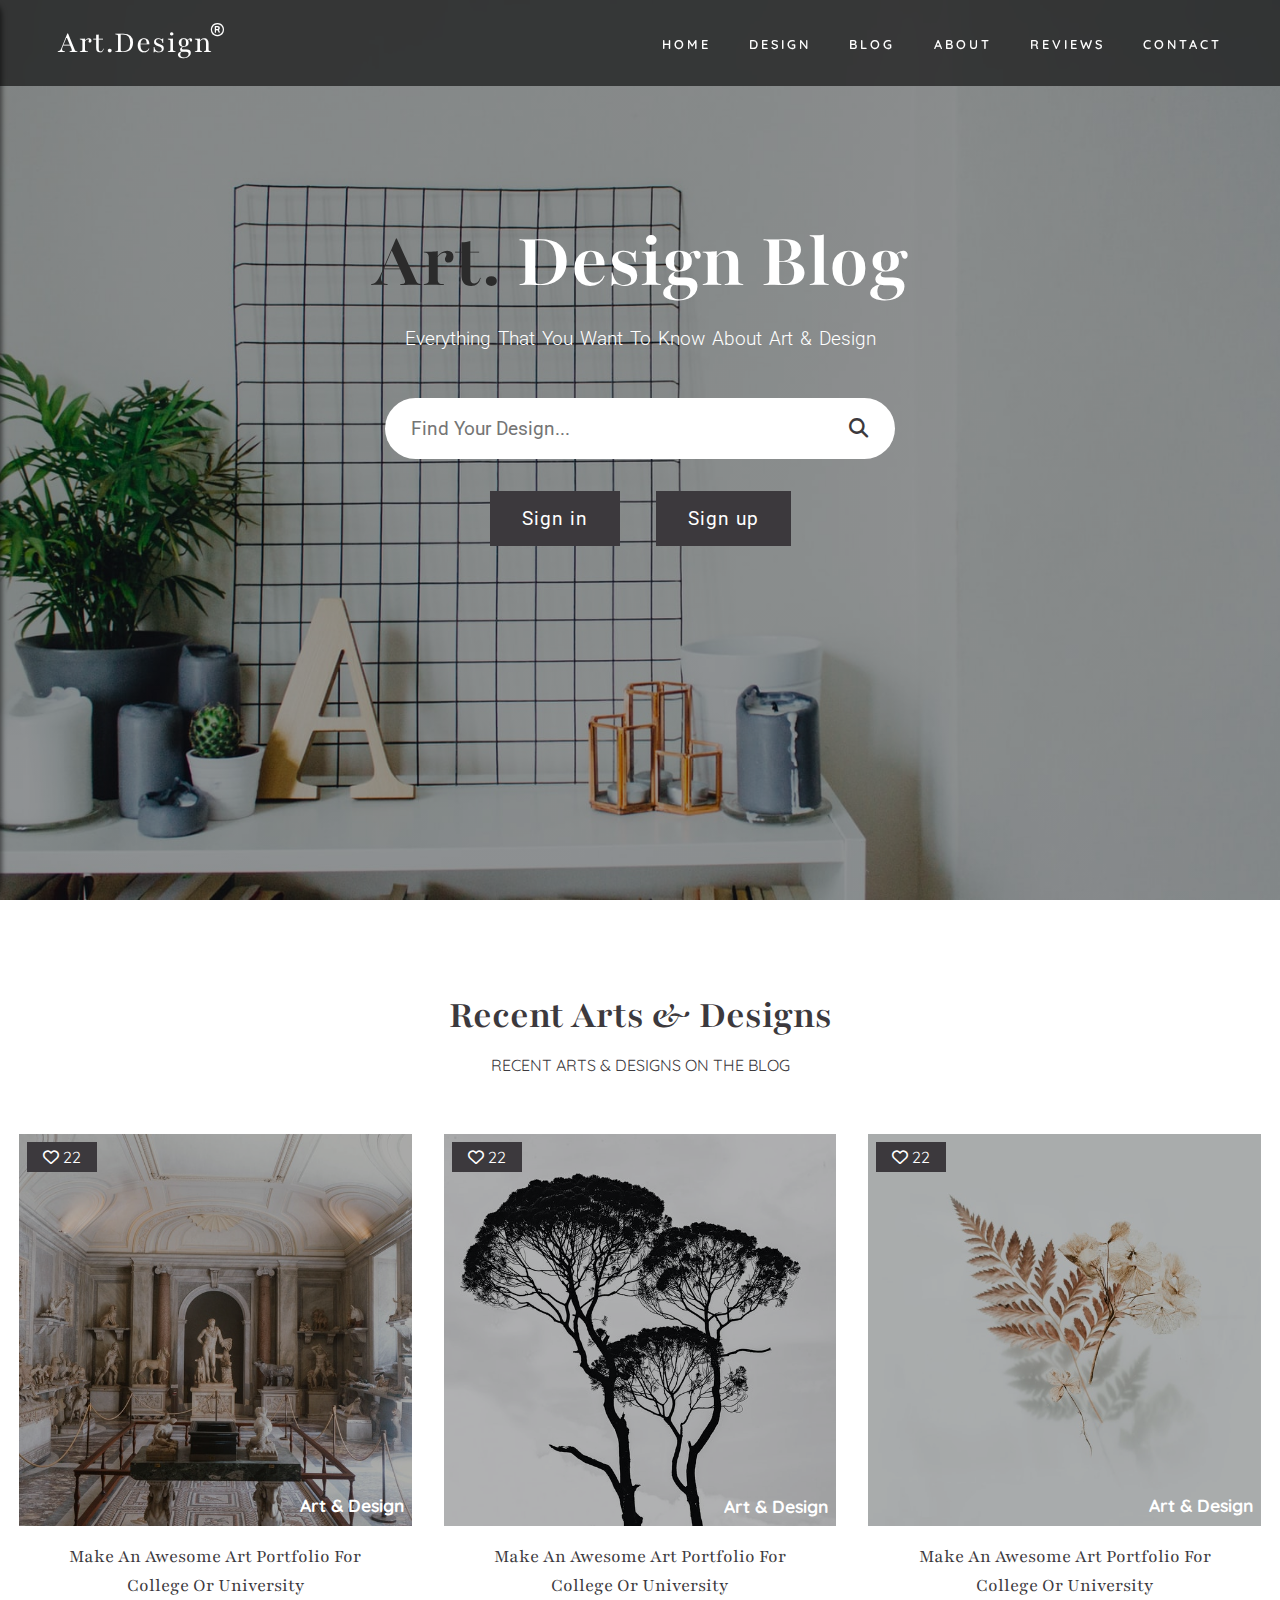
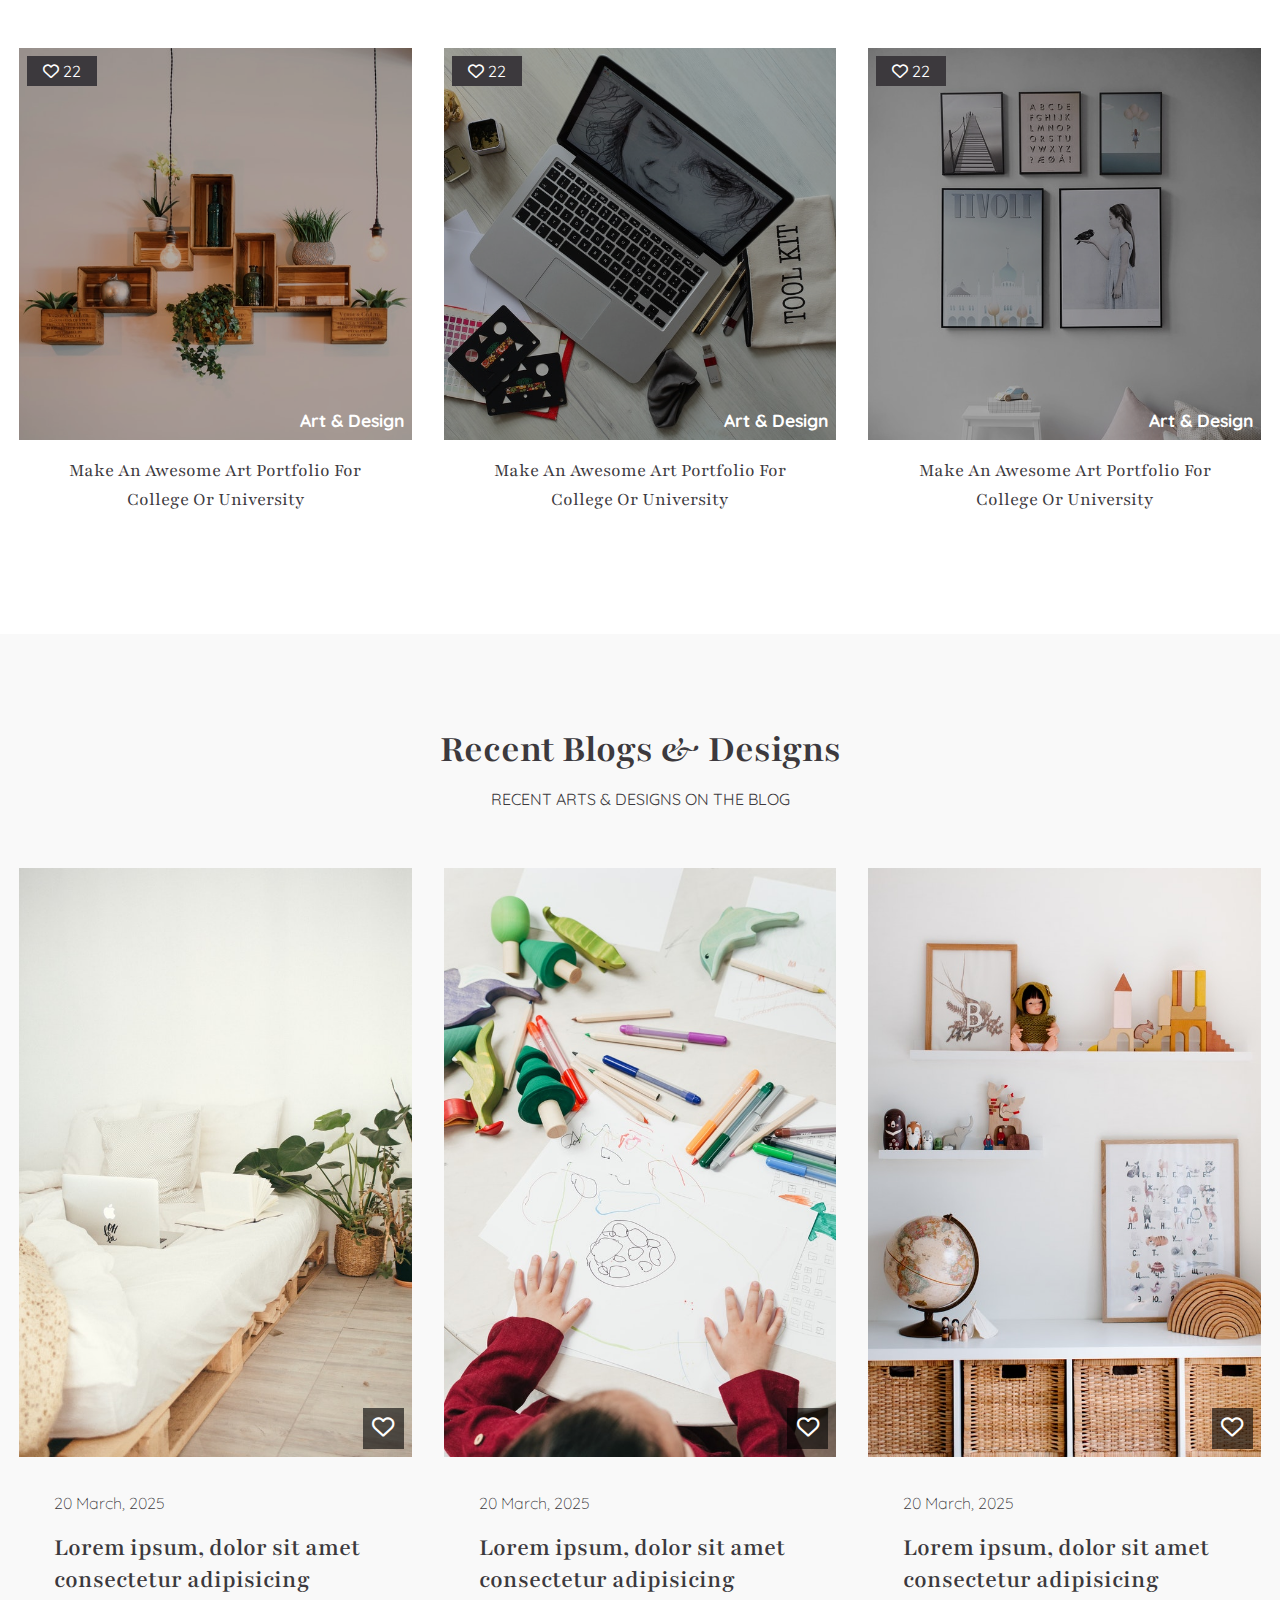
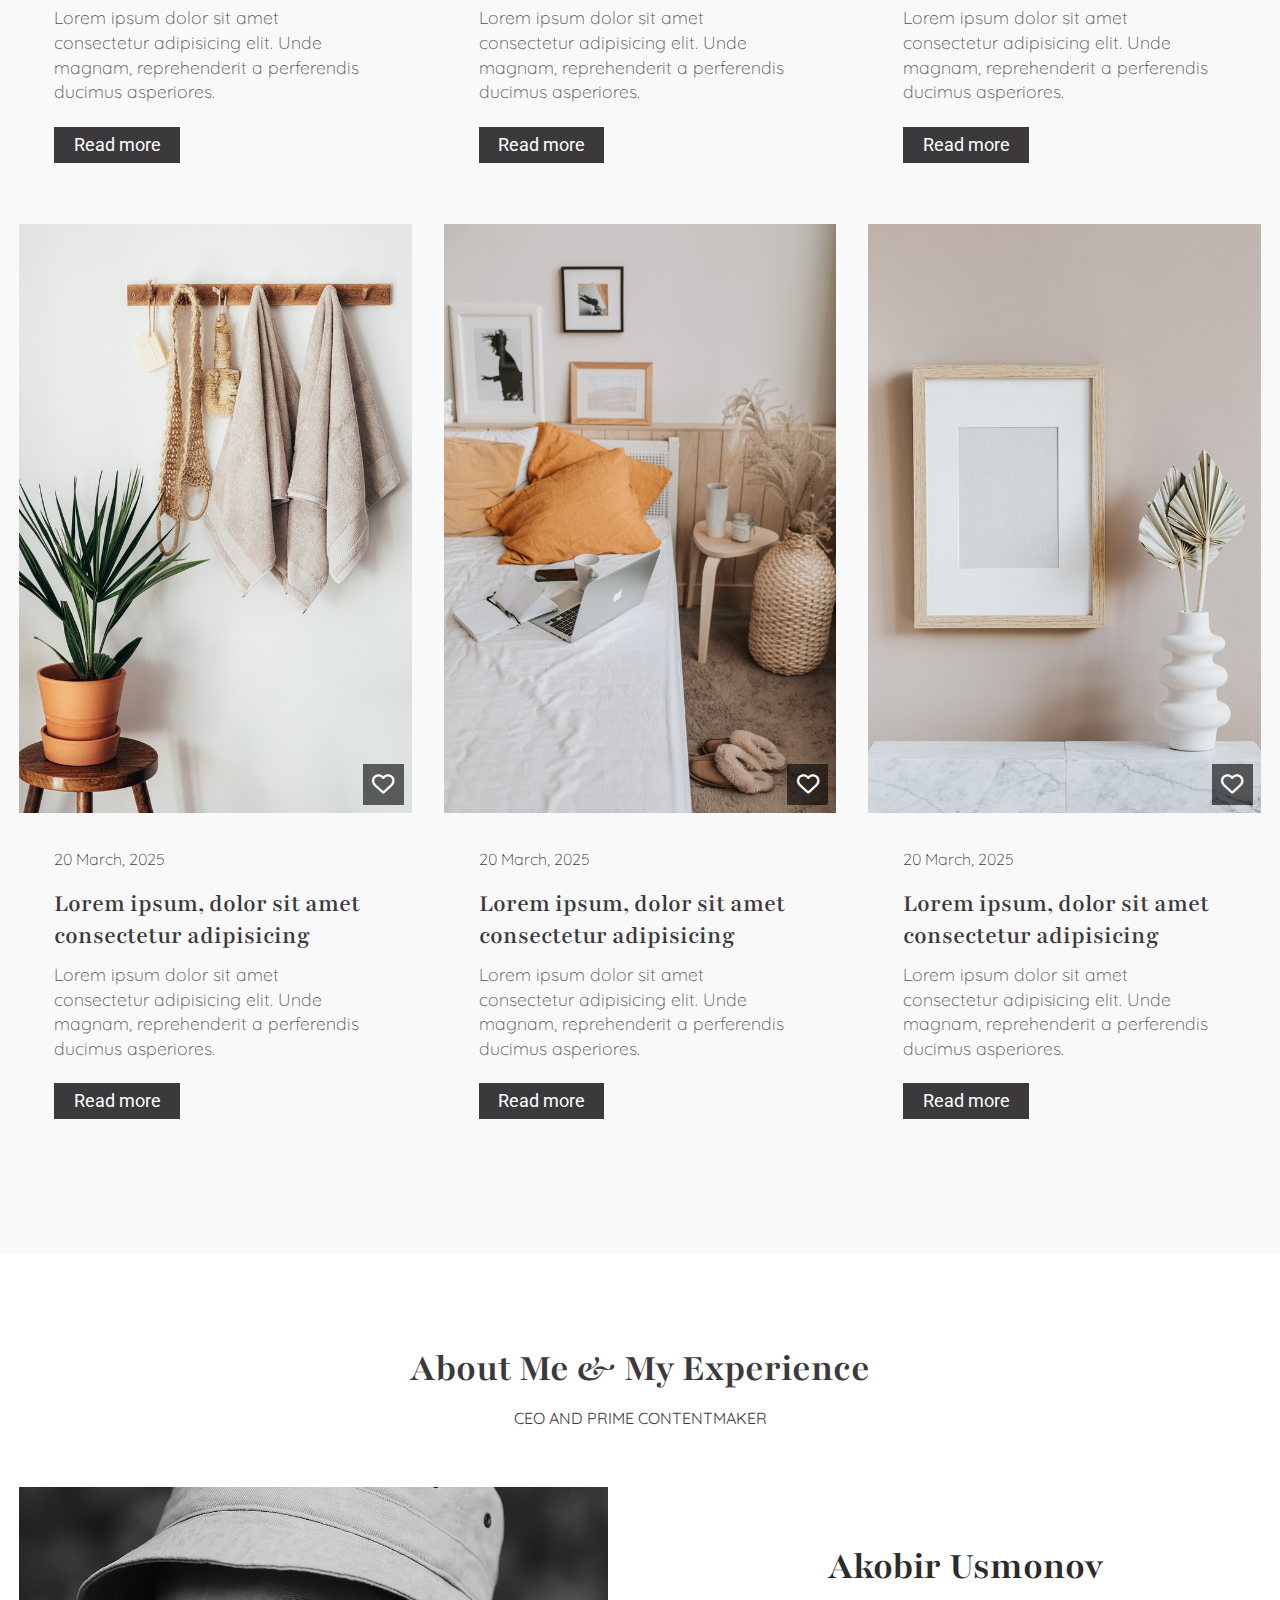
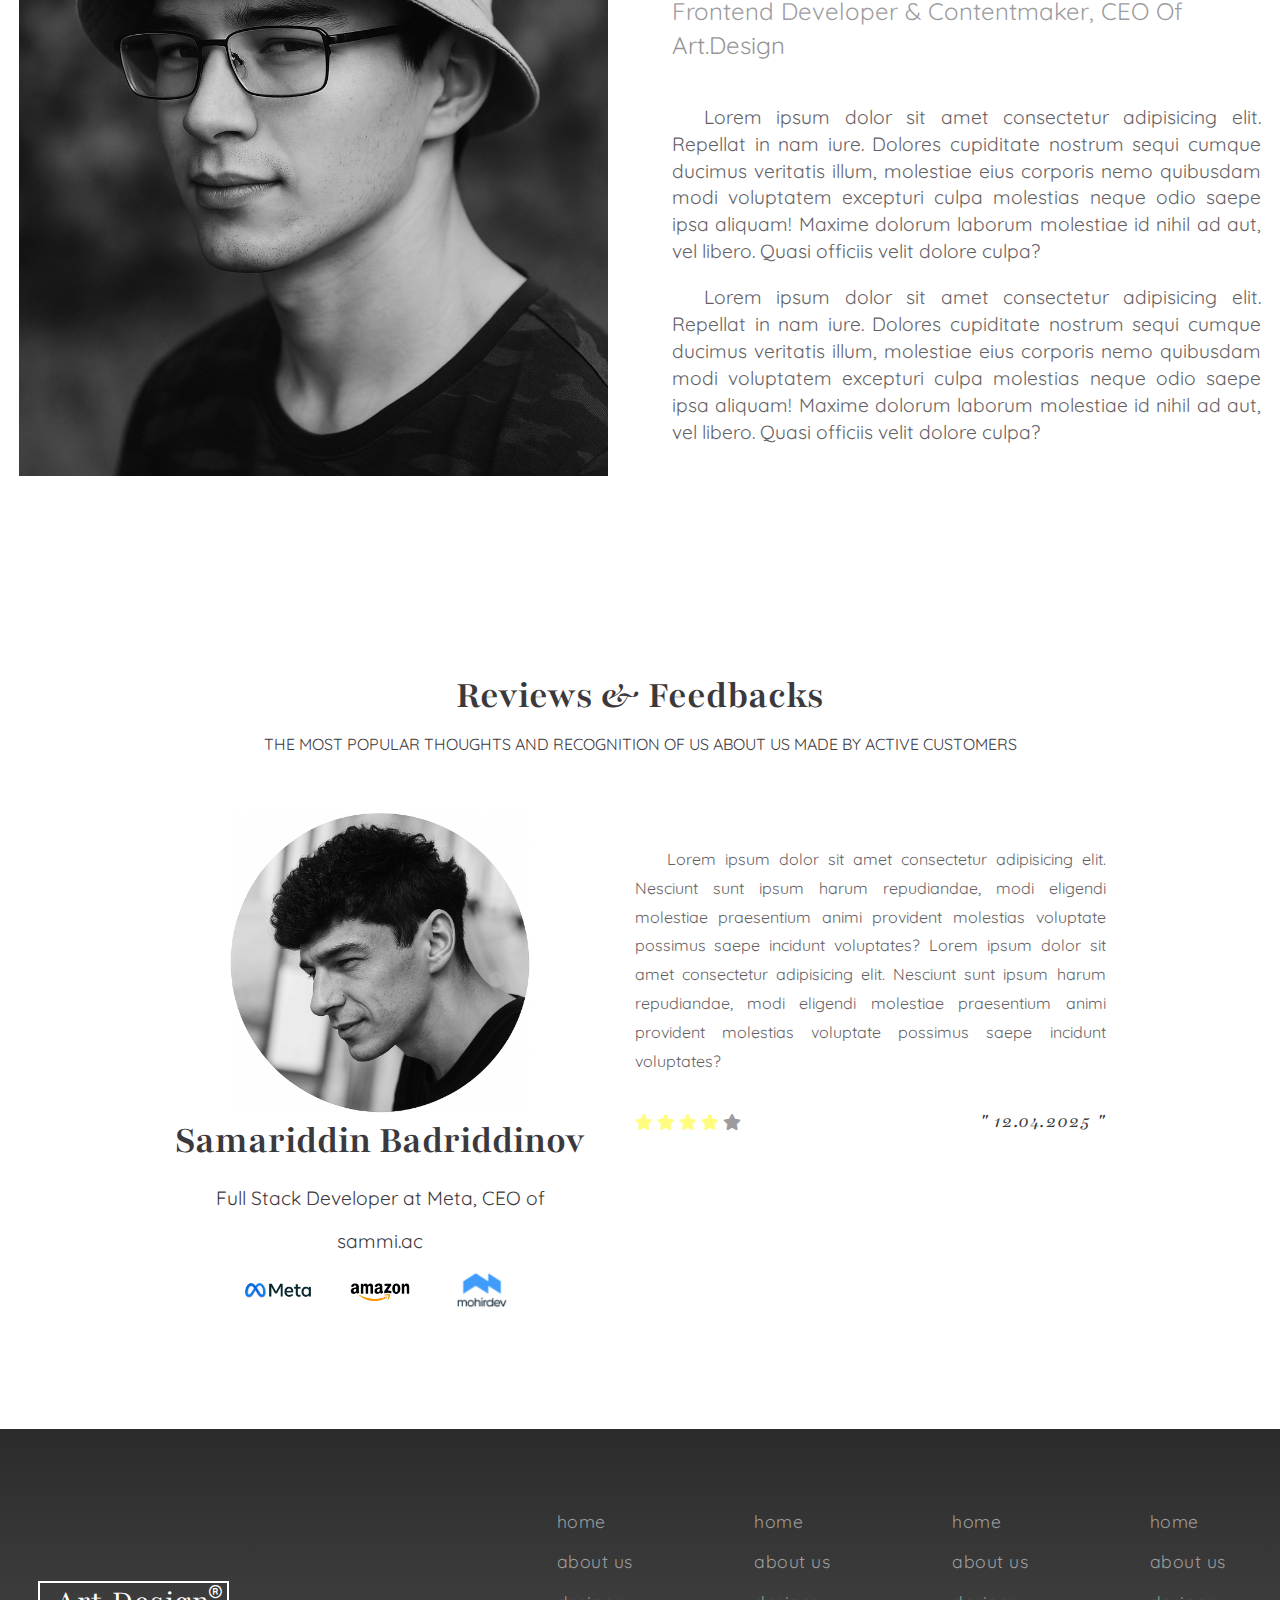
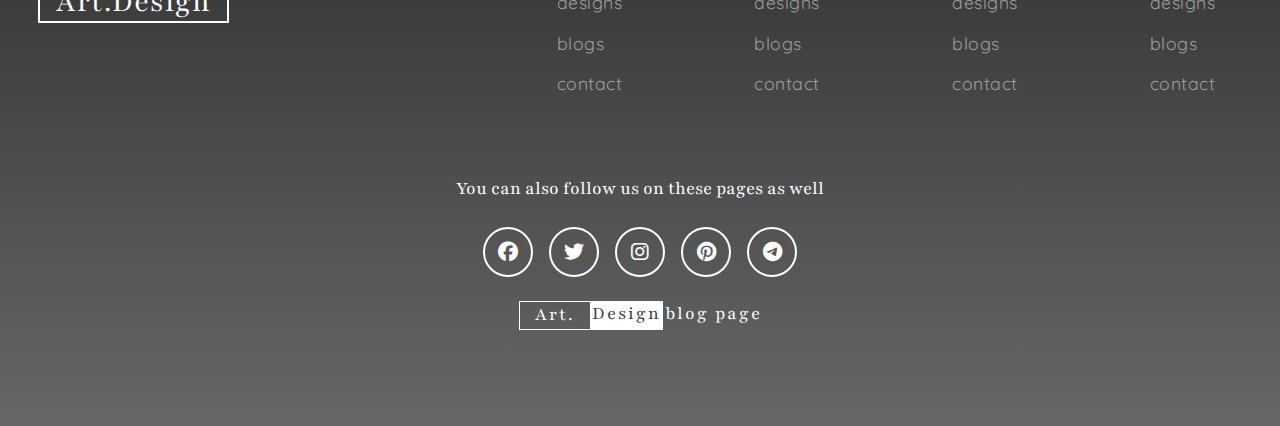
<file: project4/index.html>
<!DOCTYPE html>
<html lang="zxx">
    <head>
        <meta charset="UTF-8">
        <meta name="viewport" content="width=device-width, initial-scale=1.0">
        <title>Art.Design</title>
        <link rel="icon" type="images/png" href="./images/favicon.png">

        <!-- Fonts links -->
        <link rel="preconnect" href="https://fonts.googleapis.com">
        <link rel="preconnect" href="https://fonts.gstatic.com" crossorigin>
        <link href="https://fonts.googleapis.com/css2?family=Playfair:ital,opsz,wght@0,5..1200,300..900;1,5..1200,300..900&family=Quicksand:wght@300..700&family=Roboto:ital,wght@0,100..900;1,100..900&display=swap" rel="stylesheet">

        <!-- Fontawesome icon link -->
        <link rel="stylesheet" href="https://cdnjs.cloudflare.com/ajax/libs/font-awesome/6.7.2/css/all.min.css" integrity="sha512-Evv84Mr4kqVGRNSgIGL/F/aIDqQb7xQ2vcrdIwxfjThSH8CSR7PBEakCr51Ck+w+/U6swU2Im1vVX0SVk9ABhg==" crossorigin="anonymous" referrerpolicy="no-referrer">
        
        <!-- CSS links -->
        <link rel="stylesheet" href="./css/main.css">
        <link rel="stylesheet" href="./css/global.css">
    </head>
    <body>
        
        <!-- Header section -->
            <header id="header" class="headerSection">
                
                <!-- Navigation menu -->
                    <nav id="navbar" class="navbar">
                        <div class="container">
                            <div class="navigationMenu">
                                <div class="navigationMenuLogo">
                                    <a href="#">Art.Design
                                        <i class="fa-regular fa-registered"></i>
                                    </a>
                                </div>
                                <div class="navigationMenuNavbar">
                                    <ul class="navbarItems">
                                        <li class="navbarItem">
                                            <a href="#header">home</a>
                                        </li>
                                        <li class="navbarItem">
                                            <a href="./design.html">design</a>
                                        </li>
                                        <li class="navbarItem">
                                            <a href="#blog">blog</a>
                                        </li>
                                        <li class="navbarItem">
                                            <a href="#about">about</a>
                                        </li>
                                        <li class="navbarItem">
                                            <a href="#reviews">reviews</a>
                                        </li>
                                        <li class="navbarItem">
                                            <a href="./contact.html">contact</a>
                                        </li>
                                    </ul>
                                </div>
                            </div>
                        </div>
                    </nav>
                <!-- /Navigation menu -->

                <!-- Sidebar menu -->
                    <aside id="aside" class="aside">
                        <button id="toggleSidebar">
                            <i class="fa-solid fa-arrow-right"></i>
                        </button>
                        <div id="sidebar" class="sidebar">
                            <div class="sidebarContent">
                                <div class="sidebarLogo">
                                    <a href="#">
                                        Art.Design
                                        <i class="fa-regular fa-registered"></i>
                                    </a>
                                </div>
                                <div class="sidebarNavigationMenu">
                                    <ul class="sidebarNavbarItems">
                                        <li class="sidebarNavbarItem">
                                            <a href="#header">home</a>
                                        </li>
                                        <li class="sidebarNavbarItem">
                                            <a href="./design.html">design</a>
                                        </li>
                                        <li class="sidebarNavbarItem">
                                            <a href="#blog">blog</a>
                                        </li>
                                        <li class="sidebarNavbarItem">
                                            <a href="#about">about</a>
                                        </li>
                                        <li class="sidebarNavbarItem">
                                            <a href="#reviews">reviews</a>
                                        </li>
                                        <li class="sidebarNavbarItem">
                                            <a href="./contact.html">contact</a>
                                        </li>
                                    </ul>
                                </div>
                                <div class="sidebarContentFooter">
                                    <p>
                                        © 2025 <a href="#">Art.Design</a>. All content is protected by copyright and may not be reproduced without permission.
                                    </p>
                                </div>
                            </div>
                        </div>
                        <div id="backdrop" class="backdrop"></div>
                    </aside>
                <!-- /Sidebar menu -->

                <!-- Banner -->
                    <div id="banner" class="banner">
                        <div class="container">
                            <div class="bannerInfo">
                                <h1 class="bannerTitle">
                                    <span>Art.</span> Design Blog
                                </h1>
                                <p class="bannerText">
                                    Everything that you want to know about art & design
                                </p>
                            </div>
                            <div class="bannerForm">
                                <form action="https://echo.htmlacademy.ru" method="GET">
                                    <input class="formInputSearch" type="search" id="formInput" name="Design" placeholder="find your design..." required>
                                    <button class="formBtnSearch">
                                        <i class="fas fa-search"></i>
                                    </button>
                                </form>
                            </div>
                            <button id="openSignInModal" class="openSignInModal openModal">Sign in</button>
                            <button id="openSignUpModal" class="openSignUpModal openModal">Sign up</button>
                            <div id="signInModal" class="signInModal">
                                <div class="signInModalContent">
                                    <div class="signInModalContentTitle">
                                        <h4>Sign in to Art.Design</h4>
                                    </div>
                                    <div class="signInModalContentInput">
                                        <form action="https://echo.htmlacademy.ru" method="GET">
                                            <div class="contentInputItem">
                                                <label for="email">Username or email address</label>
                                                <input type="text" name="Email" id="email" required>
                                            </div>
                                            <div class="contentInputItem">
                                                <label for="password">
                                                    <span>Password</span>
                                                    <a href="#">Forgot password?</a>
                                                </label>
                                                <input type="password" name="Password" id="password">
                                            </div>
                                            <button id="signIn" class="signIn">Sign in</button>
                                        </form>
                                        <button id="closeSignInModal" class="closeSignInModal">Cancel</button>
                                    </div>
                                </div>
                            </div>
                            <button id="scrollToTopBtn" class="scrollToTopBtnGradient" title="Go to top">
                                <i class="fa-solid fa-up-long"></i>
                            </button>
                        </div>
                    </div>
                <!-- /Banner -->

            </header>
        <!-- /Header section -->
        
        <!-- Design section -->
            <section id="design" class="designSection">
                <div class="container">
                    <div class="sectionInfo">
                        <h2 class="sectionTitle">
                            Recent arts & designs
                        </h2>
                        <p class="sectionSubtitle">
                            Recent arts & designs on the blog
                        </p>
                    </div>
                    <div class="designSectionContent">
                        <div class="designSectionCards">
                            <div class="designSectionCard">
                                <div class="designSectionCardImage">
                                    <img src="./images/art-design-1.jpg" alt="Design section card image">
                                    <span class="cardLikes">
                                        <i class="far fa-heart"></i>
                                        22
                                    </span>
                                    <span class="cardSubtitle"> 
                                        Art & design
                                    </span>
                                </div>
                                <div class="designSectionCardInfo">
                                    <a href="#">
                                        Make an awesome art portfolio for college or university
                                    </a>
                                </div>
                            </div>
                            <div class="designSectionCard">
                                <div class="designSectionCardImage">
                                    <img src="./images/art-design-2.jpg" alt="Design section card image">
                                    <span class="cardLikes">
                                        <i class="far fa-heart"></i>
                                        22
                                    </span>
                                    <span class="cardSubtitle"> 
                                        Art & design
                                    </span>
                                </div>
                                <div class="designSectionCardInfo">
                                    <a href="#">
                                        Make an awesome art portfolio for college or university
                                    </a>
                                </div>
                            </div>
                            <div class="designSectionCard">
                                <div class="designSectionCardImage">
                                    <img src="./images/art-design-3.jpg" alt="Design section card image">
                                    <span class="cardLikes">
                                        <i class="far fa-heart"></i>
                                        22
                                    </span>
                                    <span class="cardSubtitle"> 
                                        Art & design
                                    </span>
                                </div>
                                <div class="designSectionCardInfo">
                                    <a href="#">
                                        Make an awesome art portfolio for college or university
                                    </a>
                                </div>
                            </div>
                            <div class="designSectionCard">
                                <div class="designSectionCardImage">
                                    <img src="./images/art-design-4.jpg" alt="Design section card image">
                                    <span class="cardLikes">
                                        <i class="far fa-heart"></i>
                                        22
                                    </span>
                                    <span class="cardSubtitle"> 
                                        Art & design
                                    </span>
                                </div>
                                <div class="designSectionCardInfo">
                                    <a href="#">
                                        Make an awesome art portfolio for college or university
                                    </a>
                                </div>
                            </div>
                            <div class="designSectionCard">
                                <div class="designSectionCardImage">
                                    <img src="./images/art-design-5.jpg" alt="Design section card image">
                                    <span class="cardLikes">
                                        <i class="far fa-heart"></i>
                                        22
                                    </span>
                                    <span class="cardSubtitle"> 
                                        Art & design
                                    </span>
                                </div>
                                <div class="designSectionCardInfo">
                                    <a href="#">
                                        Make an awesome art portfolio for college or university
                                    </a>
                                </div>
                            </div>
                            <div class="designSectionCard">
                                <div class="designSectionCardImage">
                                    <img src="./images/art-design-6.jpg" alt="Design section card image">
                                    <span class="cardLikes">
                                        <i class="far fa-heart"></i>
                                        22
                                    </span>
                                    <span class="cardSubtitle"> 
                                        Art & design
                                    </span>
                                </div>
                                <div class="designSectionCardInfo">
                                    <a href="#">
                                        Make an awesome art portfolio for college or university
                                    </a>
                                </div>
                            </div>
                        </div>
                    </div>
                </div>
            </section>
        <!-- /Design section -->

        <!-- Blog section -->
            <section id="blog" class="blogSection">
                <div class="container">
                    <div class="sectionInfo">
                        <h2 class="sectionTitle">
                            Recent blogs & designs
                        </h2>
                        <p class="sectionSubtitle">
                            Recent arts & designs on the blog
                        </p>
                    </div>
                    <div class="blogSectionContent">
                        <div class="blogSectionCards">
                            <div class="blogSectionCard">
                                <div class="blogSectionCardImage">
                                    <a href="#">
                                        <img src="./images/blog-p-1.jpg" alt="Blog section card image">
                                    </a>
                                    <span class="blogLike">
                                        <i class="far fa-heart"></i>
                                    </span>
                                </div>
                                <div class="blogSectionCardInfo">
                                    <span>20 March, 2025</span>
                                    <h3 class="blogCardTitle">
                                        Lorem ipsum, dolor sit amet consectetur adipisicing
                                    </h3>
                                    <p class="blogCardInfo">
                                        Lorem ipsum dolor sit amet consectetur adipisicing elit. Unde magnam, reprehenderit a perferendis ducimus asperiores.
                                    </p>
                                    <a class="blogCardBtn" href="#">
                                        Read more
                                    </a>
                                </div>
                            </div>
                            <div class="blogSectionCard">
                                <div class="blogSectionCardImage">
                                    <a href="#">
                                        <img src="./images/blog-p-2.jpg" alt="Blog section card image">
                                    </a>
                                    <span class="blogLike">
                                        <i class="far fa-heart"></i>
                                    </span>
                                </div>
                                <div class="blogSectionCardInfo">
                                    <span>20 March, 2025</span>
                                    <h3 class="blogCardTitle">
                                        Lorem ipsum, dolor sit amet consectetur adipisicing
                                    </h3>
                                    <p class="blogCardInfo">
                                        Lorem ipsum dolor sit amet consectetur adipisicing elit. Unde magnam, reprehenderit a perferendis ducimus asperiores.
                                    </p>
                                    <a class="blogCardBtn" href="#">
                                        Read more
                                    </a>
                                </div>
                            </div>
                            <div class="blogSectionCard">
                                <div class="blogSectionCardImage">
                                    <a href="#">
                                        <img src="./images/blog-p-3.jpg" alt="Blog section card image">
                                    </a>
                                    <span class="blogLike">
                                        <i class="far fa-heart"></i>
                                    </span>
                                </div>
                                <div class="blogSectionCardInfo">
                                    <span>20 March, 2025</span>
                                    <h3 class="blogCardTitle">
                                        Lorem ipsum, dolor sit amet consectetur adipisicing
                                    </h3>
                                    <p class="blogCardInfo">
                                        Lorem ipsum dolor sit amet consectetur adipisicing elit. Unde magnam, reprehenderit a perferendis ducimus asperiores.
                                    </p>
                                    <a class="blogCardBtn" href="#">
                                        Read more
                                    </a>
                                </div>
                            </div>
                            <div class="blogSectionCard">
                                <div class="blogSectionCardImage">
                                    <a href="#">
                                        <img src="./images/blog-p-4.jpg" alt="Blog section card image">
                                    </a>
                                    <span class="blogLike">
                                        <i class="far fa-heart"></i>
                                    </span>
                                </div>
                                <div class="blogSectionCardInfo">
                                    <span>20 March, 2025</span>
                                    <h3 class="blogCardTitle">
                                        Lorem ipsum, dolor sit amet consectetur adipisicing
                                    </h3>
                                    <p class="blogCardInfo">
                                        Lorem ipsum dolor sit amet consectetur adipisicing elit. Unde magnam, reprehenderit a perferendis ducimus asperiores.
                                    </p>
                                    <a class="blogCardBtn" href="#">
                                        Read more
                                    </a>
                                </div>
                            </div>
                            <div class="blogSectionCard">
                                <div class="blogSectionCardImage">
                                    <a href="#">
                                        <img src="./images/blog-p-5.jpg" alt="Blog section card image">
                                    </a>
                                    <span class="blogLike">
                                        <i class="far fa-heart"></i>
                                    </span>
                                </div>
                                <div class="blogSectionCardInfo">
                                    <span>20 March, 2025</span>
                                    <h3 class="blogCardTitle">
                                        Lorem ipsum, dolor sit amet consectetur adipisicing
                                    </h3>
                                    <p class="blogCardInfo">
                                        Lorem ipsum dolor sit amet consectetur adipisicing elit. Unde magnam, reprehenderit a perferendis ducimus asperiores.
                                    </p>
                                    <a class="blogCardBtn" href="#">
                                        Read more
                                    </a>
                                </div>
                            </div>
                            <div class="blogSectionCard">
                                <div class="blogSectionCardImage">
                                    <a href="#">
                                        <img src="./images/blog-p-6.jpg" alt="Blog section card image">
                                    </a>
                                    <span class="blogLike">
                                        <i class="far fa-heart"></i>
                                    </span>
                                </div>
                                <div class="blogSectionCardInfo">
                                    <span>20 March, 2025</span>
                                    <h3 class="blogCardTitle">
                                        Lorem ipsum, dolor sit amet consectetur adipisicing
                                    </h3>
                                    <p class="blogCardInfo">
                                        Lorem ipsum dolor sit amet consectetur adipisicing elit. Unde magnam, reprehenderit a perferendis ducimus asperiores.
                                    </p>
                                    <a class="blogCardBtn" href="#">
                                        Read more
                                    </a>
                                </div>
                            </div>
                        </div>
                    </div>
                </div>
            </section>
        <!-- /Blog section -->

        <!-- About section -->
            <section id="about" class="aboutSection">
                <div class="container">
                    <div class="sectionInfo">
                        <h2 class="sectionTitle">
                            About me & my experience
                        </h2>
                        <p class="sectionSubtitle">
                            CEO and prime contentmaker
                        </p>
                    </div>
                    <div class="aboutSectionContent">
                        <div class="aboutSectionContentItems">
                            <div class="aboutSectionImage">
                                <img src="./images/about-img.png" alt="About section image">
                            </div>
                            <div class="aboutSectionInfo">
                                <div class="aboutTitle">
                                    <h3 class="authorName">
                                        Akobir Usmonov
                                    </h3>
                                    <p class="authorProf">
                                        Frontend developer & contentmaker, CEO of <a href="#header">Art.Design</a>
                                    </p>
                                </div>
                                <p class="aboutAuthor">
                                    Lorem ipsum dolor sit amet consectetur adipisicing elit. Repellat in nam iure. 
                                    Dolores cupiditate nostrum sequi cumque ducimus veritatis illum, molestiae eius
                                    corporis nemo quibusdam modi voluptatem excepturi culpa molestias neque odio
                                    saepe ipsa aliquam! Maxime dolorum laborum molestiae id nihil ad aut, 
                                    vel libero. Quasi officiis velit dolore culpa?
                                </p>
                                <p class="aboutAuthor">
                                    Lorem ipsum dolor sit amet consectetur adipisicing elit. Repellat in nam iure. 
                                    Dolores cupiditate nostrum sequi cumque ducimus veritatis illum, molestiae eius
                                    corporis nemo quibusdam modi voluptatem excepturi culpa molestias neque odio
                                    saepe ipsa aliquam! Maxime dolorum laborum molestiae id nihil ad aut, 
                                    vel libero. Quasi officiis velit dolore culpa?
                                </p>
                            </div>
                        </div>
                    </div>
                </div>
            </section>
        <!-- /About section -->

        <!-- Reviews section -->
            <section id="reviews" class="reviewsSection">
                <div class="container">
                    <div class="sectionInfo">
                        <h2 class="sectionTitle">
                            Reviews & feedbacks
                        </h2>
                        <p class="sectionSubtitle">
                            The most popular thoughts and recognition of us about us made by Active customers
                        </p>
                    </div>
                    <div class="reviewsSectionContent">
                        <div class="reviewsTrack">
                            <div class="reviewsSectionContentItems">
                                <div class="reviewContentImage">
                                    <img src="./images/review1.png" alt="Reviews content image">
                                    <h4 class="reviewImageTitle">
                                        Samariddin Badriddinov
                                    </h4>
                                    <div class="reviewImageProf">
                                        <div class="reviewProfInfo">
                                            <p>Full Stack Developer at Meta, CEO of </p>
                                            <a href="https://www.sammi.ac/" target="_blank">sammi.ac</a>
                                        </div>
                                        <div class="reviewProfLogo">
                                            <a href="https://www.meta.com/" target="_blank">
                                                <img src="./images/review-logo1.png" alt="Review prof logo">
                                            </a>
                                            <a href="https://www.amazon.com/" target="_blank">
                                                <img src="./images/review-logo2.png" alt="Review prof logo">
                                            </a>
                                            <a href="https://mohirdev.uz/" target="_blank">
                                                <img src="./images/review-logo3.png" alt="Review prof logo">
                                            </a>
                                        </div>
                                    </div>
                                </div>
                                <div class="reviewContentInfo">
                                    <p class="reviewText">
                                        Lorem ipsum dolor sit amet consectetur adipisicing elit.
                                        Nesciunt sunt ipsum harum repudiandae, modi eligendi
                                        molestiae praesentium animi provident molestias voluptate
                                        possimus saepe incidunt voluptates?
                                        Lorem ipsum dolor sit amet consectetur adipisicing elit.
                                        Nesciunt sunt ipsum harum repudiandae, modi eligendi
                                        molestiae praesentium animi provident molestias voluptate
                                        possimus saepe incidunt voluptates?
                                    </p>
                                    <div class="reviewValuation">
                                        <div class="valuation">
                                            <i class="fa-solid fa-star active"></i>
                                            <i class="fa-solid fa-star active"></i>
                                            <i class="fa-solid fa-star active"></i>
                                            <i class="fa-solid fa-star active"></i>
                                            <i class="fa-solid fa-star "></i>
                                        </div>
                                        <span>" 12.04.2025 "</span>
                                    </div>
                                </div>
                            </div>
                            <div class="reviewsSectionContentItems">
                                <div class="reviewContentImage">
                                    <img src="./images/review2.png" alt="Reviews content image">
                                    <h4 class="reviewImageTitle">
                                        Irina Belova
                                    </h4>
                                    <div class="reviewImageProf">
                                        <div class="reviewProfInfo">
                                            <p>QA Engineer at PDP Academy</p>
                                        </div>
                                        <div class="reviewProfLogo">
                                            <a href="https://pdpa.uz/" target="_blank">
                                                <img src="./images/review-logo4.png" alt="Review prof logo">
                                            </a>
                                            <a href="https://najottalim.uz/" target="_blank">
                                                <img src="./images/review-logo5.png" alt="Review prof logo">
                                            </a>
                                            <a href="https://uic.group/" target="_blank">
                                                <img src="./images/review-logo6.png" alt="Review prof logo">
                                            </a>
                                        </div>
                                    </div>
                                </div>
                                <div class="reviewContentInfo">
                                    <p class="reviewText">
                                        Lorem ipsum dolor sit amet consectetur adipisicing elit.
                                        Nesciunt sunt ipsum harum repudiandae, modi eligendi
                                        molestiae praesentium animi provident molestias voluptate
                                        possimus saepe incidunt voluptates?
                                        Lorem ipsum dolor sit amet consectetur adipisicing elit.
                                        Nesciunt sunt ipsum harum repudiandae, modi eligendi
                                        molestiae praesentium animi provident molestias voluptate
                                        possimus saepe incidunt voluptates?
                                    </p>
                                    <div class="reviewValuation">
                                        <div class="valuation">
                                            <i class="fa-solid fa-star active"></i>
                                            <i class="fa-solid fa-star active"></i>
                                            <i class="fa-solid fa-star active"></i>
                                            <i class="fa-solid fa-star active"></i>
                                            <i class="fa-solid fa-star active"></i>
                                        </div>
                                        <span>" 13.04.2025 "</span>
                                    </div>
                                </div>
                            </div>
                            <div class="reviewsSectionContentItems">
                                <div class="reviewContentImage">
                                    <img src="./images/review3.png" alt="Reviews content image">
                                    <h4 class="reviewImageTitle">
                                        Javokhir Kudratov
                                    </h4>
                                    <div class="reviewImageProf">
                                        <div class="reviewProfInfo">
                                            <p>Backend Developer at Yandex, CEO of </p>
                                            <a href="#">javokhir.java</a>
                                        </div>
                                        <div class="reviewProfLogo">
                                            <a href="https://yandex.com/" target="_blank">
                                                <img src="./images/review-logo7.png" alt="Review prof logo">
                                            </a>
                                            <a href="https://it-park.uz/" target="_blank">
                                                <img src="./images/review-logo8.png" alt="Review prof logo">
                                            </a>
                                            <a href="https://trustbank.uz/uz/" target="_blank">
                                                <img src="./images/review-logo9.png" alt="Review prof logo">
                                            </a>
                                        </div>
                                    </div>
                                </div>
                                <div class="reviewContentInfo">
                                    <p class="reviewText">
                                        Lorem ipsum dolor sit amet consectetur adipisicing elit.
                                        Nesciunt sunt ipsum harum repudiandae, modi eligendi
                                        molestiae praesentium animi provident molestias voluptate
                                        possimus saepe incidunt voluptates?
                                        Lorem ipsum dolor sit amet consectetur adipisicing elit.
                                        Nesciunt sunt ipsum harum repudiandae, modi eligendi
                                        molestiae praesentium animi provident molestias voluptate
                                        possimus saepe incidunt voluptates?
                                    </p>
                                    <div class="reviewValuation">
                                        <div class="valuation">
                                            <i class="fa-solid fa-star active"></i>
                                            <i class="fa-solid fa-star active"></i>
                                            <i class="fa-solid fa-star active"></i>
                                            <i class="fa-solid fa-star"></i>
                                            <i class="fa-solid fa-star"></i>
                                        </div>
                                        <span>" 14.04.2025 "</span>
                                    </div>
                                </div>
                            </div>
                            <div class="reviewsSectionContentItems">
                                <div class="reviewContentImage">
                                    <img src="./images/review4.png" alt="Reviews content image">
                                    <h4 class="reviewImageTitle">
                                        Dana Yerzhanova
                                    </h4>
                                    <div class="reviewImageProf">
                                        <div class="reviewProfInfo">
                                            <p>Graphic Designer at Yandex</p>
                                        </div>
                                        <div class="reviewProfLogo">
                                            <a href="https://www.pinterest.com/" target="_blank">
                                                <img src="./images/review-logo10.svg" alt="Review prof logo">
                                            </a>
                                            <a href="https://landor.com" target="_blank">
                                                <img src="./images/review-logo11.svg" alt="Review prof logo">
                                            </a>
                                            <a href="https://metadesign.com/en" target="_blank">
                                                <img src="./images/review-logo12.png" alt="Review prof logo">
                                            </a>
                                        </div>
                                    </div>
                                </div>
                                <div class="reviewContentInfo">
                                    <p class="reviewText">
                                        Lorem ipsum dolor sit amet consectetur adipisicing elit.
                                        Nesciunt sunt ipsum harum repudiandae, modi eligendi
                                        molestiae praesentium animi provident molestias voluptate
                                        possimus saepe incidunt voluptates?
                                        Lorem ipsum dolor sit amet consectetur adipisicing elit.
                                        Nesciunt sunt ipsum harum repudiandae, modi eligendi
                                        molestiae praesentium animi provident molestias voluptate
                                        possimus saepe incidunt voluptates?
                                    </p>
                                    <div class="reviewValuation">
                                        <div class="valuation">
                                            <i class="fa-solid fa-star active"></i>
                                            <i class="fa-solid fa-star active"></i>
                                            <i class="fa-solid fa-star active"></i>
                                            <i class="fa-solid fa-star active"></i>
                                            <i class="fa-solid fa-star"></i>
                                        </div>
                                        <span>" 15.04.2025 "</span>
                                    </div>
                                </div>
                            </div>
                        </div>
                    </div>
                </div>
            </section>
        <!-- /Reviews section -->

        <!-- Footer section -->
            <footer class="footerSection footerSectionGradient">
                <div class="container">
                    <div class="footerSectionNavigationMenu">
                        <div class="footerSectionLogo">
                            <a href="#header">Art.Design
                                <i class="fa-regular fa-registered"></i>
                            </a>
                        </div>
                        <div class="footerSectionNavbar">
                            <ul class="footerSectionNavbarItems">
                                <li class="footerSectionNavbarItem">
                                    <a href="#header">home</a>
                                </li>
                                <li class="footerSectionNavbarItem">
                                    <a href="#">about us</a>
                                </li>
                                <li class="footerSectionNavbarItem">
                                    <a href="./design.html">designs</a>
                                </li>
                                <li class="footerSectionNavbarItem">
                                    <a href="#">blogs</a>
                                </li>
                                <li class="footerSectionNavbarItem">
                                    <a href="./contact.html">contact</a>
                                </li>
                            </ul>
                            <ul class="footerSectionNavbarItems">
                                <li class="footerSectionNavbarItem">
                                    <a href="#header">home</a>
                                </li>
                                <li class="footerSectionNavbarItem">
                                    <a href="#">about us</a>
                                </li>
                                <li class="footerSectionNavbarItem">
                                    <a href="./design.html">designs</a>
                                </li>
                                <li class="footerSectionNavbarItem">
                                    <a href="#">blogs</a>
                                </li>
                                <li class="footerSectionNavbarItem">
                                    <a href="./contact.html">contact</a>
                                </li>
                            </ul>
                            <ul class="footerSectionNavbarItems">
                                <li class="footerSectionNavbarItem">
                                    <a href="#header">home</a>
                                </li>
                                <li class="footerSectionNavbarItem">
                                    <a href="#">about us</a>
                                </li>
                                <li class="footerSectionNavbarItem">
                                    <a href="./design.html">designs</a>
                                </li>
                                <li class="footerSectionNavbarItem">
                                    <a href="#">blogs</a>
                                </li>
                                <li class="footerSectionNavbarItem">
                                    <a href="./contact.html">contact</a>
                                </li>
                            </ul>
                            <ul class="footerSectionNavbarItems">
                                <li class="footerSectionNavbarItem">
                                    <a href="#header">home</a>
                                </li>
                                <li class="footerSectionNavbarItem">
                                    <a href="#">about us</a>
                                </li>
                                <li class="footerSectionNavbarItem">
                                    <a href="./design.html">designs</a>
                                </li>
                                <li class="footerSectionNavbarItem">
                                    <a href="#">blogs</a>
                                </li>
                                <li class="footerSectionNavbarItem">
                                    <a href="./contact.html">contact</a>
                                </li>
                            </ul>
                        </div>
                    </div>
                    <p class="">
                        You can also follow us on these pages as well
                    </p>
                    <div class="socialNetworks">
                        <a class="socialNetwork" href="#">
                            <i class="fab fa-facebook"></i>
                        </a>
                        <a class="socialNetwork" href="#">
                            <i class="fab fa-twitter"></i>
                        </a>
                        <a class="socialNetwork" href="#">
                            <i class="fab fa-instagram"></i>
                        </a>
                        <a class="socialNetwork" href="#">
                            <i class="fab fa-pinterest"></i>
                        </a>
                        <a class="socialNetwork" href="#">
                            <i class="fab fa-telegram"></i>
                        </a>
                    </div>
                    <div class="footerText">
                        <p>
                            <span class="art">Art.</span>
                            <span class="design">Design</span>
                             blog page
                        </p>
                    </div>
                </div>
            </footer>
        <!-- /Footer section -->
        
        <!-- JS links -->
        <script src="./js/sign-in.js"></script>
        <script src="./js/sidebar.js"></script>
        <script src="./js/reviews-carousel.js"></script>
        <script src="./js/scroll-to-top-btn.js"></script>
    </body>
</html>
</file>
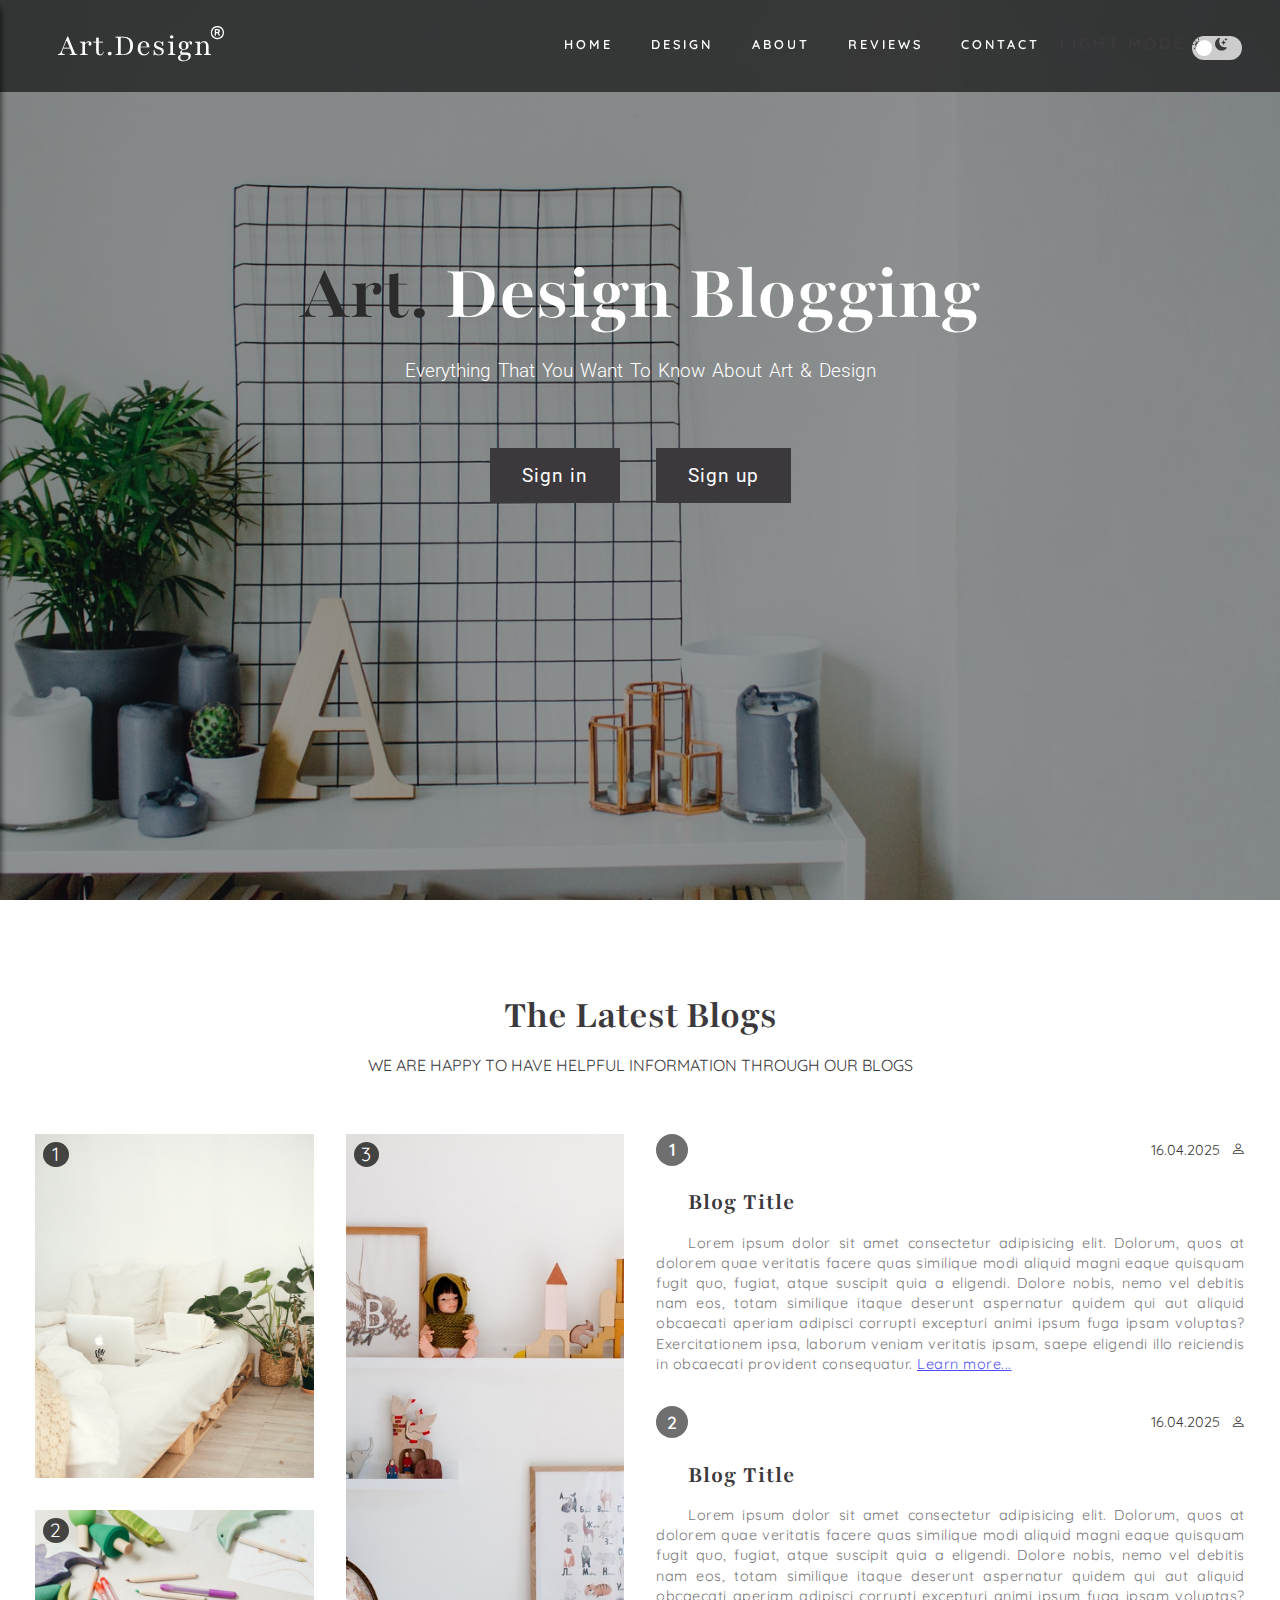
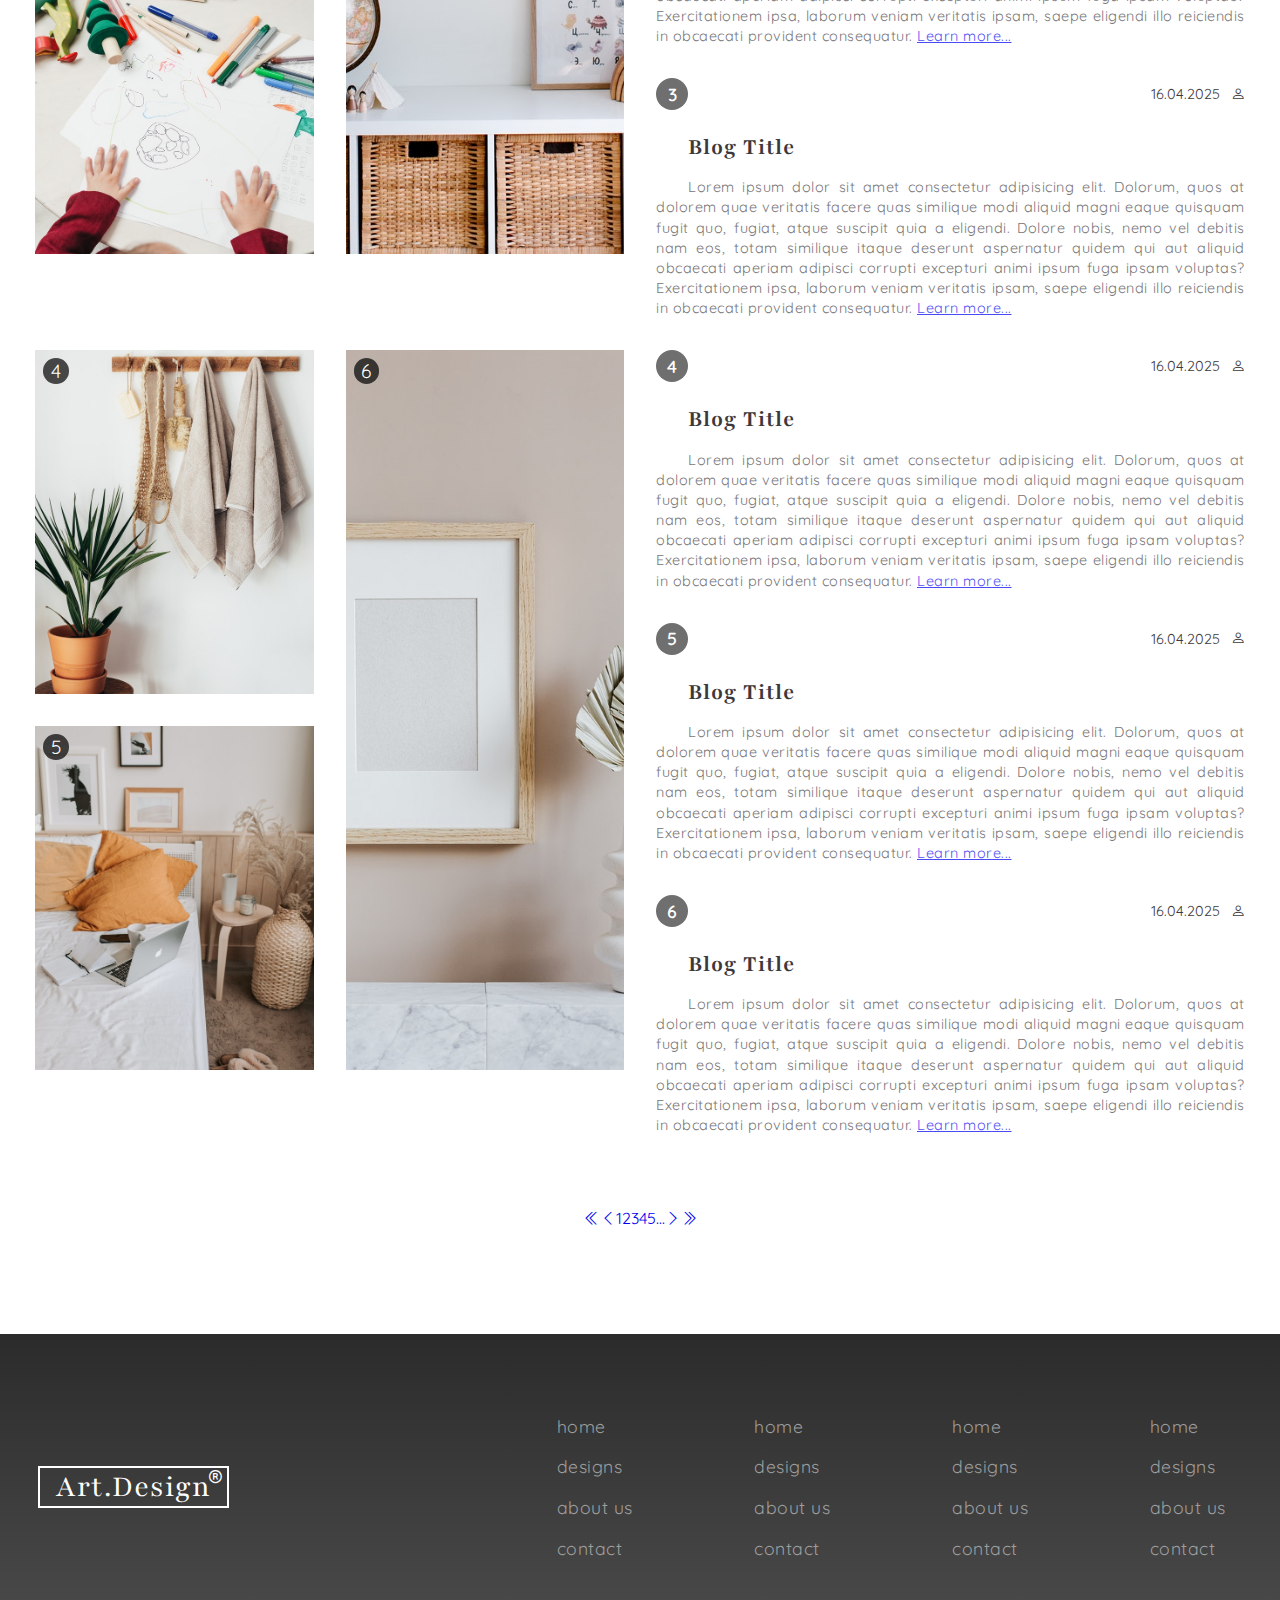
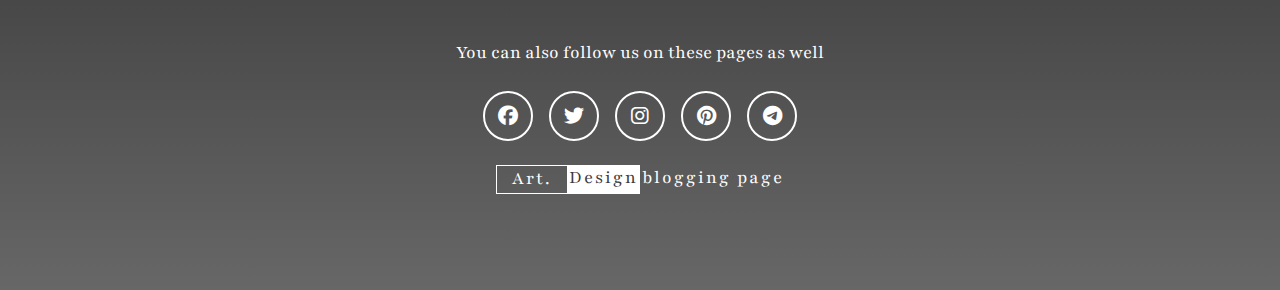
<file: project4/blog.html>
<!DOCTYPE html>
<html lang="en">
    <head>
        <meta charset="UTF-8">
        <meta name="viewport" content="width=device-width, initial-scale=1.0">
        <title>Art.Design - Blog</title>
        <link rel="icon" type="images/png" href="./images/favicon.png">

        <!-- Font links -->
        <link rel="preconnect" href="https://fonts.googleapis.com">
        <link rel="preconnect" href="https://fonts.gstatic.com" crossorigin>
        <link href="https://fonts.googleapis.com/css2?family=Playfair:ital,opsz,wght@0,5..1200,300..900;1,5..1200,300..900&family=Quicksand:wght@300..700&family=Roboto:ital,wght@0,100..900;1,100..900&display=swap" rel="stylesheet">

        <!-- Fontawesome icon link -->
        <link rel="stylesheet" href="https://cdnjs.cloudflare.com/ajax/libs/font-awesome/6.7.2/css/all.min.css" integrity="sha512-Evv84Mr4kqVGRNSgIGL/F/aIDqQb7xQ2vcrdIwxfjThSH8CSR7PBEakCr51Ck+w+/U6swU2Im1vVX0SVk9ABhg==" crossorigin="anonymous" referrerpolicy="no-referrer">

        <!-- Bootstrap icon link -->
        <link rel="stylesheet" href="https://cdn.jsdelivr.net/npm/bootstrap-icons@1.11.3/font/bootstrap-icons.min.css">

        <!-- CSS link -->
        <link rel="stylesheet" href="./css/global.css">
        <link rel="stylesheet" href="./css/blog.css">
        <link rel="stylesheet" href="./css/switch-theme.css">
    </head>
    <body>
        <!-- Blog header section -->
            <header id="blog" class="headerSection blogHeaderSection">

                <!-- Blog navigation menu -->
                <nav id="navbar" class="navbar blogHeaderSectionNavbar">
                    <div class="container">
                        <div class="navigationMenu blogHeaderSectionNavigationMenu">
                            <div class="navigationMenuLogo blogHeaderSectionNavigationMenuLogo">
                                <a href="./index.html"> Art.Design
                                    <i class="fa-regular fa-registered"></i>
                                </a>
                            </div>
                            <div class="navigationMenuNavbar blogHeaderSectionNavigationMenuNavbar">
                                <ul class="navbarItems">
                                    <li class="navbarItem">
                                        <a href="./index.html">home</a>
                                    </li>
                                    <li class="navbarItem">
                                        <a href="./design.html">design</a>
                                    </li>
                                    <li class="navbarItem">
                                        <a href="#about">about</a>
                                    </li>
                                    <li class="navbarItem">
                                        <a href="#reviews">reviews</a>
                                    </li>
                                    <li class="navbarItem">
                                        <a href="./contact.html">contact</a>
                                    </li>
                                    <li class="navbarItem switchMode">
                                        <span>light mode</span>
                                        <label class="switch">
                                            <input type="checkbox" id="toggleTheme">
                                            <span class="slider">
                                                <i class="bi bi-brightness-high-fill sunIcon active"></i>
                                                <i class="bi bi-moon-stars-fill moonIcon"></i>
                                            </span>
                                        </label>
                                    </li>
                                </ul>
                            </div>
                        </div>
                    </div>
                </nav>
                <!-- /Blog navigation menu -->

                <!-- Blog sidebar menu -->
                    <aside id="aside" class="aside">
                        <button id="toggleSidebar">
                            <i class="fa-solid fa-arrow-right"></i>
                        </button>
                        <div id="sidebar" class="sidebar">
                            <div class="sidebarContent">
                                <div class="sidebarLogo">
                                    <a href="./index.html">
                                        Art.Design
                                        <i class="fa-regular fa-registered"></i>
                                    </a>
                                </div>
                                <div class="sidebarNavigationMenu">
                                    <ul class="sidebarNavbarItems">
                                        <li class="sidebarNavbarItem">
                                            <a href="./index.html">home</a>
                                        </li>
                                        <li class="sidebarNavbarItem">
                                            <a href="./design.html">design</a>
                                        </li>
                                        <li class="sidebarNavbarItem">
                                            <a href="#design">about</a>
                                        </li>
                                        <li class="sidebarNavbarItem">
                                            <a href="#design">reviews</a>
                                        </li>
                                        <li class="sidebarNavbarItem">
                                            <a href="./contact.html">contact</a>
                                        </li>
                                    </ul>
                                </div>
                                <div class="sidebarContentFooter">
                                    <p>
                                        © 2025 <a href="./index.html">Art.Design</a>. All content is protected by copyright and may not be reproduced without permission.
                                    </p>
                                </div>
                            </div>
                        </div>
                        <div id="backdrop" class="backdrop"></div>
                    </aside>
                <!-- /Blog sidebar menu -->

                <!-- Blog section banner -->
                    <div id="banner" class="banner blogBanner">
                        <div class="container">
                            <div class="bannerInfo blogBannerInfo">
                                <h1 class="bannerTitle blogBannerTitle">
                                    <span>Art.</span> Design Blogging
                                </h1>
                                <p class="bannerText blogBannerText">
                                    Everything that you want to know about art & design
                                </p>
                            </div>
                            <button id="openSignInModal" class="openSignInModal openModal">Sign in</button>
                            <button id="openSignUpModal" class="openSignUpModal openModal">Sign up</button>
                            <div id="signInModal" class="signInModal">
                                <div class="signInModalContent">
                                    <div class="signInModalContentTitle">
                                        <h4>Sign in to Art.Design</h4>
                                    </div>
                                    <div class="signInModalContentInput">
                                        <form action="https://echo.htmlacademy.ru" method="GET">
                                            <div class="contentInputItem">
                                                <label for="email">Username or email address</label>
                                                <input type="text" name="Email" id="email" required>
                                            </div>
                                            <div class="contentInputItem">
                                                <label for="password">
                                                    <span>Password</span>
                                                    <a href="#">Forgot password?</a>
                                                </label>
                                                <input type="password" name="Password" id="password">
                                            </div>
                                            <button id="signIn" class="signIn" disabled>Sign in</button>
                                        </form>
                                        <button id="closeSignInModal" class="closeSignInModal">Cancel</button>
                                    </div>
                                </div>
                            </div>
                            <button id="scrollToTopBtn" class="scrollToTopBtnGradient" title="Go to top">
                                <i class="fa-solid fa-up-long"></i>
                            </button>
                        </div>
                    </div>
                <!-- /Blog section banner -->

            </header>
        <!-- /Blog header section -->

        <!-- Blog page section -->
            <section class="blogPageSection">
                <div class="container">
                    <div class="sectionInfo">
                        <h2 class="sectionTitle">
                            The latest blogs
                        </h2>
                        <p class="sectionSubtitle">
                            We are happy to have helpful information through our blogs
                        </p>
                    </div>
                    <div class="blogPageSectionContent">
                        <div class="blogPageSectionContentItems">
                            <div class="blogPageSectionContentItem">
                                <div class="blogPageSectionContentImages">
                                    <div class="blogContentImages">
                                        <div class="blogContentImage blogImageOne">
                                            <a href="#">
                                                <img data-id="1" class="image" src="./images/blog-p-1.jpg" alt="Blog content image">
                                            </a>
                                            <span>1</span>
                                        </div>
                                        <div class="blogContentImage blogImageTwo">
                                            <a href="#">
                                                <img data-id="2" class="image" src="./images/blog-p-2.jpg" alt="Blog content image">
                                            </a>
                                            <span>2</span>
                                        </div>
                                        <div class="blogContentImage blogImageThree">
                                            <a href="#">
                                                <img data-id="3" class="image" src="./images/blog-p-3.jpg" alt="Blog content image">
                                            </a>
                                            <span>3</span>
                                        </div>
                                    </div>
                                    <div class="blogContentImages">
                                        <div class="blogContentImage blogImageFour">
                                            <a href="#">
                                                <img data-id="4" class="image" src="./images/blog-p-4.jpg" alt="Blog content image">
                                            </a>
                                            <span>4</span>
                                        </div>
                                        <div class="blogContentImage blogImageFive">
                                            <a href="#">
                                                <img data-id="5" class="image" src="./images/blog-p-5.jpg" alt="Blog content image">
                                            </a>
                                            <span>5</span>
                                        </div>
                                        <div class="blogContentImage blogImageSix">
                                            <a href="#">
                                                <img data-id="6" class="image" src="./images/blog-p-6.jpg" alt="Blog content image">
                                            </a>
                                            <span>6</span>
                                        </div>
                                    </div>
                                </div>
                                <div class="blogPageSectionContentInfos">
                                    <div class="blogContentInfoOne blogContentInfo">
                                        <div class="infoSource">
                                            <span>1</span>
                                            <div class="infoDate">
                                                <span>16.04.2025</span>
                                                <i class="bi bi-person"></i>
                                            </div>
                                        </div>
                                        <h4 class="infoTitle">blog title</h4>
                                        <p class="infoText" data-id="1">
                                            Lorem ipsum dolor sit amet consectetur adipisicing elit. Dolorum, quos at dolorem quae veritatis facere quas similique modi aliquid magni eaque quisquam fugit quo, fugiat, atque suscipit quia a eligendi. Dolore nobis, nemo vel debitis nam eos, totam similique itaque deserunt aspernatur quidem qui aut aliquid obcaecati aperiam adipisci corrupti excepturi animi ipsum fuga ipsam voluptas? Exercitationem ipsa, laborum veniam veritatis ipsam, saepe eligendi illo reiciendis in obcaecati provident consequatur.
                                            <a href="#">Learn more...</a>
                                        </p>
                                    </div>
                                    <div class="blogContentInfoTwo blogContentInfo">
                                        <div class="infoSource">
                                            <span>2</span>
                                            <div class="infoDate">
                                                <span>16.04.2025</span>
                                                <i class="bi bi-person"></i>
                                            </div>
                                        </div>
                                        <h4 class="infoTitle">blog title</h4>
                                        <p class="infoText" data-id="2">
                                            Lorem ipsum dolor sit amet consectetur adipisicing elit. Dolorum, quos at dolorem quae veritatis facere quas similique modi aliquid magni eaque quisquam fugit quo, fugiat, atque suscipit quia a eligendi. Dolore nobis, nemo vel debitis nam eos, totam similique itaque deserunt aspernatur quidem qui aut aliquid obcaecati aperiam adipisci corrupti excepturi animi ipsum fuga ipsam voluptas? Exercitationem ipsa, laborum veniam veritatis ipsam, saepe eligendi illo reiciendis in obcaecati provident consequatur.
                                            <a href="#">Learn more...</a>
                                        </p>
                                    </div>
                                    <div class="blogContentInfoThree blogContentInfo">
                                        <div class="infoSource">
                                            <span>3</span>
                                            <div class="infoDate">
                                                <span>16.04.2025</span>
                                                <i class="bi bi-person"></i>
                                            </div>
                                        </div>
                                        <h4 class="infoTitle">blog title</h4>
                                        <p class="infoText" data-id="3">
                                            Lorem ipsum dolor sit amet consectetur adipisicing elit. Dolorum, quos at dolorem quae veritatis facere quas similique modi aliquid magni eaque quisquam fugit quo, fugiat, atque suscipit quia a eligendi. Dolore nobis, nemo vel debitis nam eos, totam similique itaque deserunt aspernatur quidem qui aut aliquid obcaecati aperiam adipisci corrupti excepturi animi ipsum fuga ipsam voluptas? Exercitationem ipsa, laborum veniam veritatis ipsam, saepe eligendi illo reiciendis in obcaecati provident consequatur.
                                            <a href="#">Learn more...</a>
                                        </p>
                                    </div>
                                    <div class="blogContentInfoFour blogContentInfo">
                                        <div class="infoSource">
                                            <span>4</span>
                                            <div class="infoDate">
                                                <span>16.04.2025</span>
                                                <i class="bi bi-person"></i>
                                            </div>
                                        </div>
                                        <h4 class="infoTitle">blog title</h4>
                                        <p class="infoText" data-id="4">
                                            Lorem ipsum dolor sit amet consectetur adipisicing elit. Dolorum, quos at dolorem quae veritatis facere quas similique modi aliquid magni eaque quisquam fugit quo, fugiat, atque suscipit quia a eligendi. Dolore nobis, nemo vel debitis nam eos, totam similique itaque deserunt aspernatur quidem qui aut aliquid obcaecati aperiam adipisci corrupti excepturi animi ipsum fuga ipsam voluptas? Exercitationem ipsa, laborum veniam veritatis ipsam, saepe eligendi illo reiciendis in obcaecati provident consequatur.
                                            <a href="#">Learn more...</a>
                                        </p>
                                    </div>
                                    <div class="blogContentInfoFive blogContentInfo">
                                        <div class="infoSource">
                                            <span>5</span>
                                            <div class="infoDate">
                                                <span>16.04.2025</span>
                                                <i class="bi bi-person"></i>
                                            </div>
                                        </div>
                                        <h4 class="infoTitle">blog title</h4>
                                        <p class="infoText" data-id="5">
                                            Lorem ipsum dolor sit amet consectetur adipisicing elit. Dolorum, quos at dolorem quae veritatis facere quas similique modi aliquid magni eaque quisquam fugit quo, fugiat, atque suscipit quia a eligendi. Dolore nobis, nemo vel debitis nam eos, totam similique itaque deserunt aspernatur quidem qui aut aliquid obcaecati aperiam adipisci corrupti excepturi animi ipsum fuga ipsam voluptas? Exercitationem ipsa, laborum veniam veritatis ipsam, saepe eligendi illo reiciendis in obcaecati provident consequatur.
                                            <a href="#">Learn more...</a>
                                        </p>
                                    </div>
                                    <div class="blogContentInfoSix blogContentInfo">
                                        <div class="infoSource">
                                            <span>6</span>
                                            <div class="infoDate">
                                                <span>16.04.2025</span>
                                                <i class="bi bi-person"></i>
                                            </div>
                                        </div>
                                        <h4 class="infoTitle">blog title</h4>
                                        <p class="infoText" data-id="6">
                                            Lorem ipsum dolor sit amet consectetur adipisicing elit. Dolorum, quos at dolorem quae veritatis facere quas similique modi aliquid magni eaque quisquam fugit quo, fugiat, atque suscipit quia a eligendi. Dolore nobis, nemo vel debitis nam eos, totam similique itaque deserunt aspernatur quidem qui aut aliquid obcaecati aperiam adipisci corrupti excepturi animi ipsum fuga ipsam voluptas? Exercitationem ipsa, laborum veniam veritatis ipsam, saepe eligendi illo reiciendis in obcaecati provident consequatur.
                                            <a href="#">Learn more...</a>
                                        </p>
                                    </div>
                                </div>
                            </div>
                        </div>
                        <div class="blogPageSectionPagination">
                            <a class="dbLeftChevron" href="#">
                                <i class="bi bi-chevron-double-left"></i>
                            </a>
                            <a class="leftChevron" href="#">
                                <i class="bi bi-chevron-left"></i>
                            </a>
                            <a href="#">1</a>
                            <a href="#">2</a>
                            <a href="#">3</a>
                            <a href="#">4</a>
                            <a href="#">5</a>
                            <a href="#">...</a>
                            <a class="dbRightChevron" href="#">
                                <i class="bi bi-chevron-right"></i>
                            </a>
                            <a class="rightChevron" href="#">
                                <i class="bi bi-chevron-double-right"></i>
                            </a>
                        </div>
                    </div>
                </div>
            </section>
        <!-- /Blog page section -->

        <!-- Blog footer section -->
            <footer class="footerSection footerSectionGradient">
                <div class="container">
                    <div class="footerSectionNavigationMenu">
                        <div class="footerSectionLogo">
                            <a href="./index.html">Art.Design
                                <i class="fa-regular fa-registered"></i>
                            </a>
                        </div>
                        <div class="footerSectionNavbar">
                            <ul class="footerSectionNavbarItems">
                                <li class="footerSectionNavbarItem">
                                    <a href="./index.html">home</a>
                                </li>
                                <li class="footerSectionNavbarItem">
                                    <a href="./design.html">designs</a>
                                </li>
                                <li class="footerSectionNavbarItem">
                                    <a href="#">about us</a>
                                </li>
                                <li class="footerSectionNavbarItem">
                                    <a href="./contact.html">contact</a>
                                </li>
                            </ul>
                            <ul class="footerSectionNavbarItems">
                                <li class="footerSectionNavbarItem">
                                    <a href="./index.html">home</a>
                                </li>
                                <li class="footerSectionNavbarItem">
                                    <a href="./design.html">designs</a>
                                </li>
                                <li class="footerSectionNavbarItem">
                                    <a href="#">about us</a>
                                </li>
                                <li class="footerSectionNavbarItem">
                                    <a href="./contact.html">contact</a>
                                </li>
                            </ul>
                            <ul class="footerSectionNavbarItems">
                                <li class="footerSectionNavbarItem">
                                    <a href="./index.html">home</a>
                                </li>
                                <li class="footerSectionNavbarItem">
                                    <a href="./design.html">designs</a>
                                </li>
                                <li class="footerSectionNavbarItem">
                                    <a href="#">about us</a>
                                </li>
                                <li class="footerSectionNavbarItem">
                                    <a href="./contact.html">contact</a>
                                </li>
                            </ul>
                            <ul class="footerSectionNavbarItems">
                                <li class="footerSectionNavbarItem">
                                    <a href="./index.html">home</a>
                                </li>
                                <li class="footerSectionNavbarItem">
                                    <a href="./design.html">designs</a>
                                </li>
                                <li class="footerSectionNavbarItem">
                                    <a href="#">about us</a>
                                </li>
                                <li class="footerSectionNavbarItem">
                                    <a href="./contact.html">contact</a>
                                </li>
                            </ul>
                        </div>
                    </div>
                    <p class="">
                        You can also follow us on these pages as well
                    </p>
                    <div class="socialNetworks">
                        <a class="socialNetwork" href="#">
                            <i class="fab fa-facebook"></i>
                        </a>
                        <a class="socialNetwork" href="#">
                            <i class="fab fa-twitter"></i>
                        </a>
                        <a class="socialNetwork" href="#">
                            <i class="fab fa-instagram"></i>
                        </a>
                        <a class="socialNetwork" href="#">
                            <i class="fab fa-pinterest"></i>
                        </a>
                        <a class="socialNetwork" href="#">
                            <i class="fab fa-telegram"></i>
                        </a>
                    </div>
                    <div class="footerText">
                        <p>
                            <span class="art">Art.</span>
                            <span class="design">Design</span>
                            blogging page
                        </p>
                    </div>
                </div>
            </footer>
        <!-- /Blog footer section -->
        
        <!-- JS links -->
        <script src="./js/switch-mode.js"></script>
        <script src="./js/sidebar.js"></script>
        <script src="./js/sign-in.js"></script>
        <script src="./js/scroll-to-top-btn.js"></script>
        <script src="./js/blog-hovered-images.js"></script>
    </body>
</html>
</file>
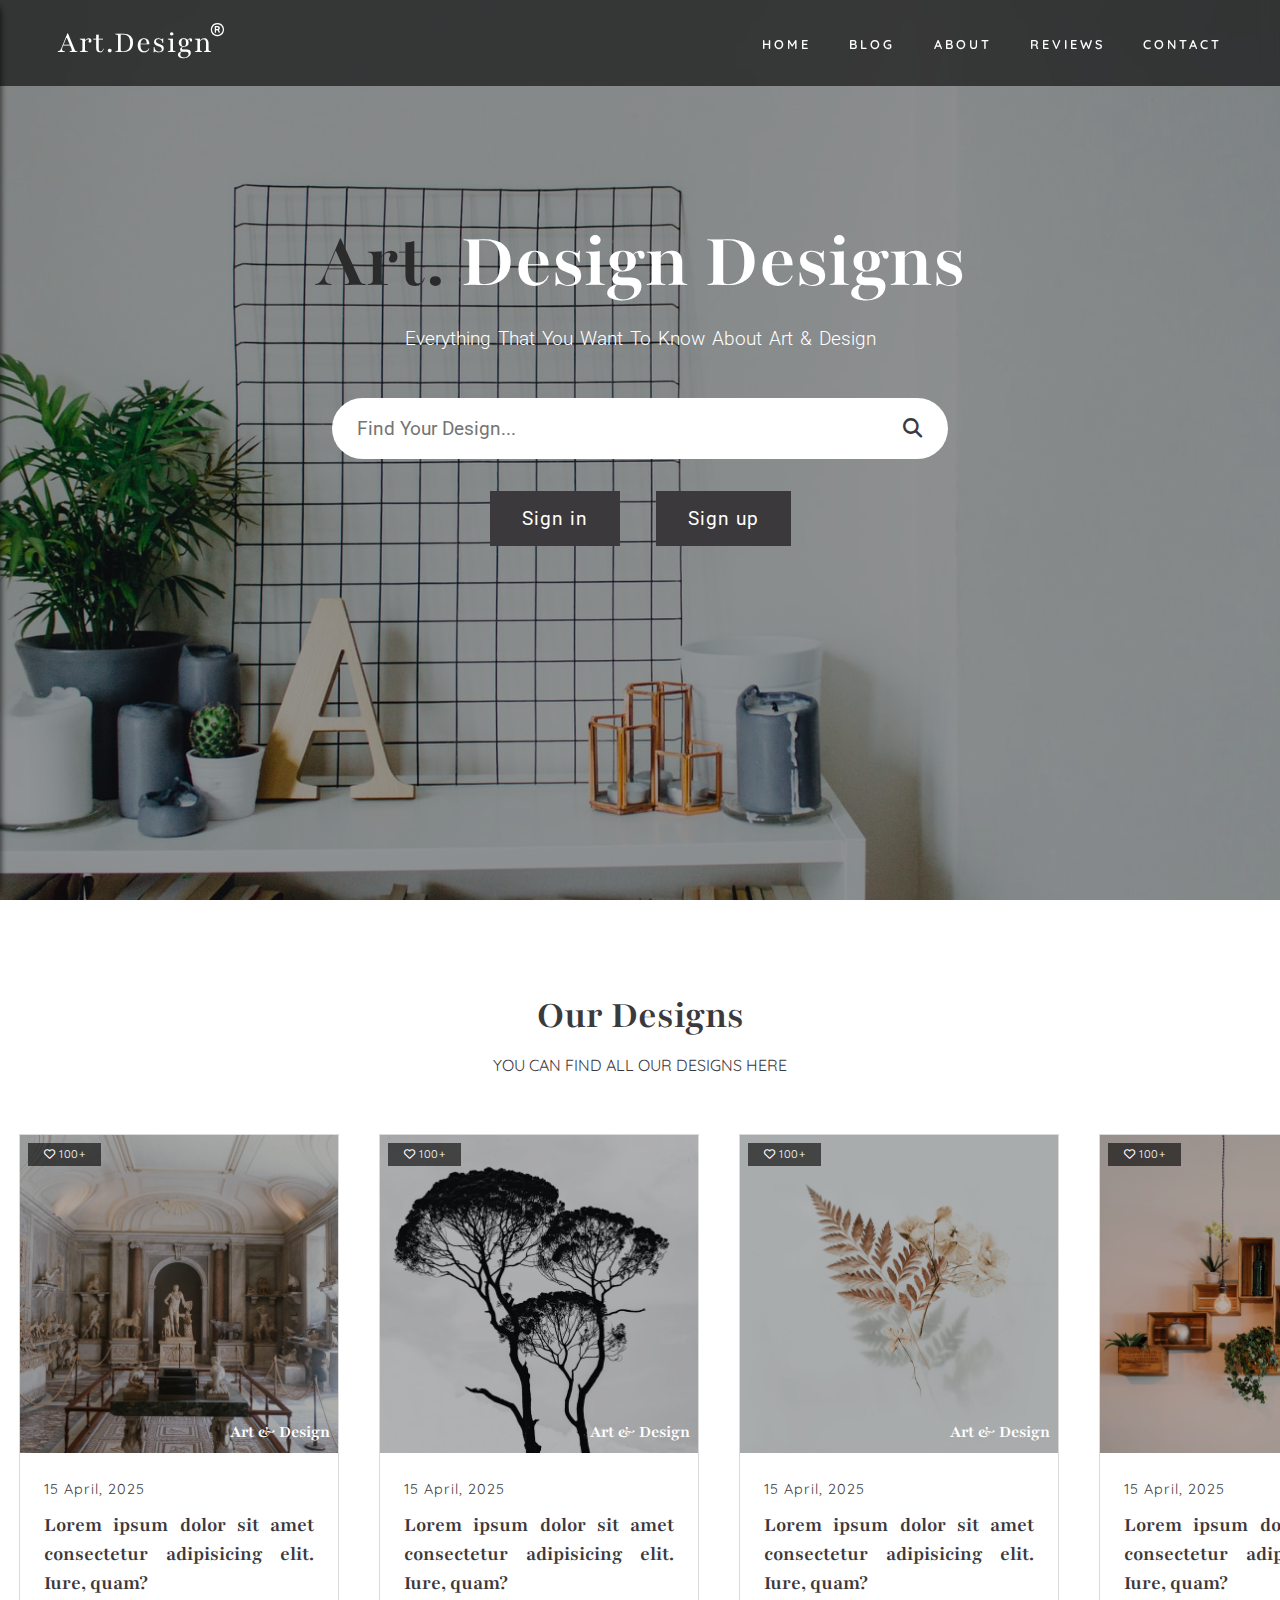
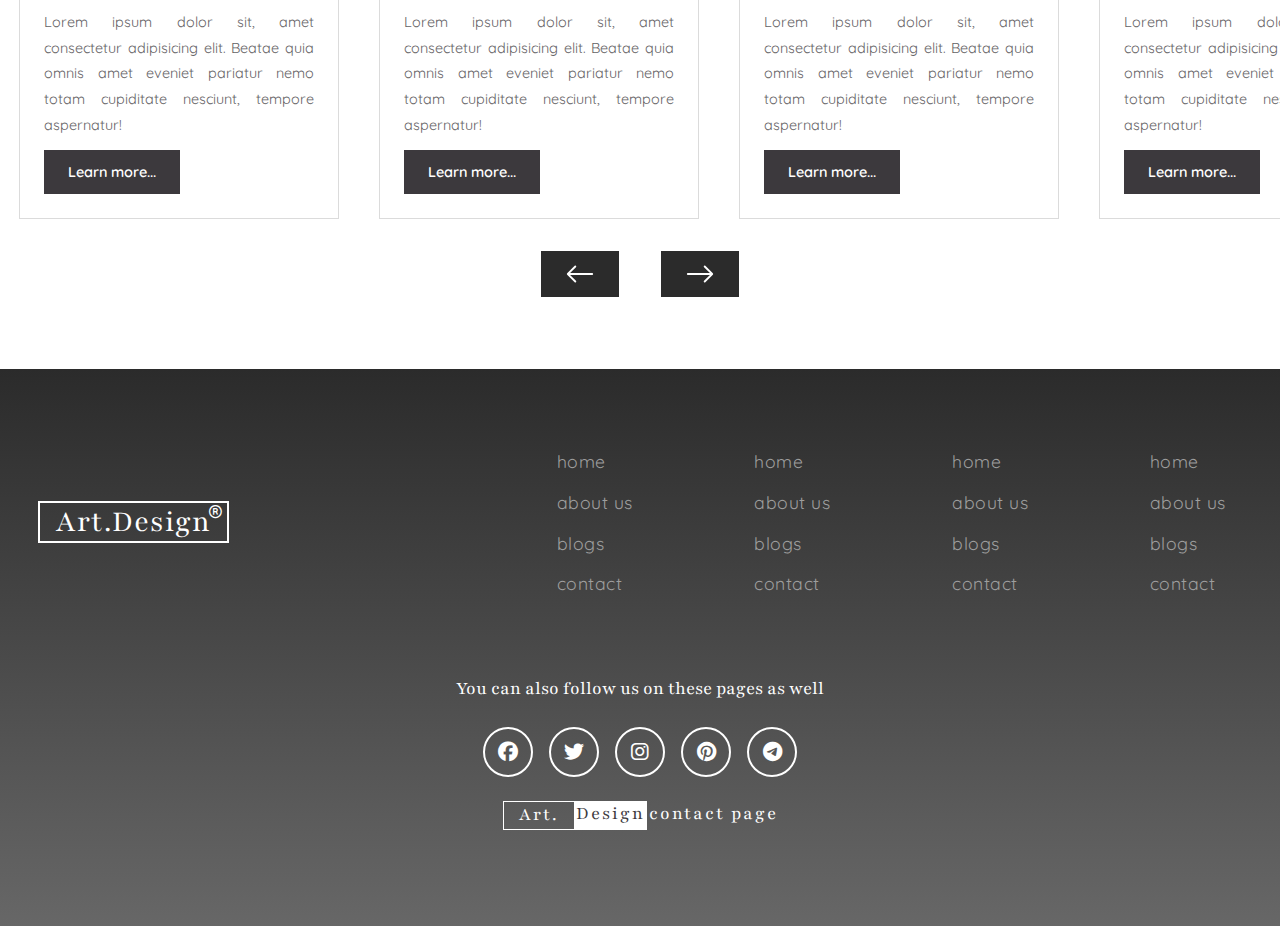
<file: project4/design.html>
<!DOCTYPE html>
<html lang="en">
    <head>
        <meta charset="UTF-8">
        <meta name="viewport" content="width=device-width, initial-scale=1.0">
        <title>Art.Design - Design</title>
        <link rel="icon" type="images/png" href="./images/favicon.png">

        <!-- Font links -->
        <link rel="preconnect" href="https://fonts.googleapis.com">
        <link rel="preconnect" href="https://fonts.gstatic.com" crossorigin>
        <link href="https://fonts.googleapis.com/css2?family=Playfair:ital,opsz,wght@0,5..1200,300..900;1,5..1200,300..900&family=Quicksand:wght@300..700&family=Roboto:ital,wght@0,100..900;1,100..900&display=swap" rel="stylesheet">

        <!-- Fontawesome icon link -->
        <link rel="stylesheet" href="https://cdnjs.cloudflare.com/ajax/libs/font-awesome/6.7.2/css/all.min.css" integrity="sha512-Evv84Mr4kqVGRNSgIGL/F/aIDqQb7xQ2vcrdIwxfjThSH8CSR7PBEakCr51Ck+w+/U6swU2Im1vVX0SVk9ABhg==" crossorigin="anonymous" referrerpolicy="no-referrer">

        <!-- CSS links -->
        <link rel="stylesheet" href="./css/global.css">
        <link rel="stylesheet" href="./css/design.css">
    </head>
    <body>
        <!-- Design header section -->
            <header id="design" class="headerSection designHeaderSection">

                <!-- Design navigation menu -->
                    <nav id="navbar" class="navbar designHeaderSectionNavbar">
                        <div class="container">
                            <div class="navigationMenu designHeaderSectionNavigationMenu">
                                <div class="navigationMenuLogo designSectionNavigationMenuLogo">
                                    <a href="./index.html">Art.Design
                                        <i class="fa-regular fa-registered"></i>
                                    </a>
                                </div>
                                <div class="navigationMenuNavbar designHeaderSectionNavigationMenuNavbar">
                                    <ul class="navbarItems">
                                        <li class="navbarItem">
                                            <a href="./index.html">home</a>
                                        </li>
                                        <li class="navbarItem">
                                            <a href="./blog.html">blog</a>
                                        </li>
                                        <li class="navbarItem">
                                            <a href="#about">about</a>
                                        </li>
                                        <li class="navbarItem">
                                            <a href="#reviews">reviews</a>
                                        </li>
                                        <li class="navbarItem">
                                            <a href="./contact.html">contact</a>
                                        </li>
                                    </ul>
                                </div>
                            </div>
                        </div>
                    </nav>
                <!-- /Design navigation menu -->

                <!-- Design sidebar menu -->
                    <aside id="aside" class="aside">
                        <button id="toggleSidebar">
                            <i class="fa-solid fa-arrow-right"></i>
                        </button>
                        <div id="sidebar" class="sidebar">
                            <div class="sidebarContent">
                                <div class="sidebarLogo">
                                    <a href="./index.html">
                                        Art.Design
                                        <i class="fa-regular fa-registered"></i>
                                    </a>
                                </div>
                                <div class="sidebarNavigationMenu">
                                    <ul class="sidebarNavbarItems">
                                        <li class="sidebarNavbarItem">
                                            <a href="./index.html">home</a>
                                        </li>
                                        <li class="sidebarNavbarItem">
                                            <a href="./blog.html">blog</a>
                                        </li>
                                        <li class="sidebarNavbarItem">
                                            <a href="#design">about</a>
                                        </li>
                                        <li class="sidebarNavbarItem">
                                            <a href="#design">reviews</a>
                                        </li>
                                        <li class="sidebarNavbarItem">
                                            <a href="./contact.html">contact</a>
                                        </li>
                                    </ul>
                                </div>
                                <div class="sidebarContentFooter">
                                    <p>
                                        © 2025 <a href="./index.html">Art.Design</a>. All content is protected by copyright and may not be reproduced without permission.
                                    </p>
                                </div>
                            </div>
                        </div>
                        <div id="backdrop" class="backdrop"></div>
                    </aside>
                <!-- /Design sidebar menu -->
                
                <!-- Design section banner -->
                    <div id="banner" class="banner designBanner">
                        <div class="container">
                            <div class="bannerInfo designBannerInfo">
                                <h1 class="bannerTitle designBannerTitle">
                                    <span>Art.</span> Design Designs
                                </h1>
                                <p class="bannerText designBannerText">
                                    Everything that you want to know about art & design
                                </p>
                            </div>
                            <div class="designBannerForm">
                                <form action="https://echo.htmlacademy.ru" method="GET">
                                    <input class="formInputSearch" type="search" id="formInput" name="Design" placeholder="find your design..." required>
                                    <button class="formBtnSearch">
                                        <i class="fas fa-search"></i>
                                    </button>
                                </form>
                            </div>
                            <button id="openSignInModal" class="openSignInModal openModal">Sign in</button>
                            <button id="openSignUpModal" class="openSignUpModal openModal">Sign up</button>
                            <div id="signInModal" class="signInModal">
                                <div class="signInModalContent">
                                    <div class="signInModalContentTitle">
                                        <h4>Sign in to Art.Design</h4>
                                    </div>
                                    <div class="signInModalContentInput">
                                        <form action="https://echo.htmlacademy.ru" method="GET">
                                            <div class="contentInputItem">
                                                <label for="email">Username or email address</label>
                                                <input type="text" name="Email" id="email" required>
                                            </div>
                                            <div class="contentInputItem">
                                                <label for="password">
                                                    <span>Password</span>
                                                    <a href="#">Forgot password?</a>
                                                </label>
                                                <input type="password" name="Password" id="password">
                                            </div>
                                            <button id="signIn" class="signIn" disabled>Sign in</button>
                                        </form>
                                        <button id="closeSignInModal" class="closeSignInModal">Cancel</button>
                                    </div>
                                </div>
                            </div>
                            <button id="scrollToTopBtn" class="scrollToTopBtnGradient" title="Go to top">
                                <i class="fa-solid fa-up-long"></i>
                            </button>
                        </div>
                    </div>
                <!-- /Design section banner -->

            </header>
        <!-- /Design header section -->

        <!-- Design page section -->
            <section class="designPageSection">
                <div class="container">
                    <div class="sectionInfo">
                        <h2 class="sectionTitle">
                            Our designs
                        </h2>
                        <p class="sectionSubtitle">
                            You can find all our designs here
                        </p>
                    </div>
                    <div class="designPageSectionContent">
                        <div id="designPageSectionCarousel" class="designPageSectionCarousel">
                            <div class="designPageSectionCards">
                                <div class="designPageSectionCard">
                                    <div class="designPageSectionCardImg">
                                        <img src="./design images/design-image1.jpg" alt="Design page section image">
                                        <span>
                                            <i class="far fa-heart"></i>
                                            100+
                                        </span>
                                        <span> 
                                            Art & design
                                        </span>
                                    </div>
                                    <div class="designPageSectionCardInfo">
                                        <span>15 April, 2025</span>
                                        <h4 class="designPageCardTitle">
                                            Lorem ipsum dolor sit amet consectetur adipisicing elit. Iure, quam?
                                        </h4>
                                        <p class="designPageCardInfo">
                                            Lorem ipsum dolor sit, amet consectetur adipisicing elit. 
                                            Beatae quia omnis amet eveniet pariatur nemo totam 
                                            cupiditate nesciunt, tempore aspernatur!
                                        </p>
                                        <a class="designPageCardBtn" href="#">
                                            Learn more...
                                        </a>
                                    </div>
                                </div>
                                <div class="designPageSectionCard">
                                    <div class="designPageSectionCardImg">
                                        <img src="./design images/design-image2.jpg" alt="Design page section image">
                                        <span>
                                            <i class="far fa-heart"></i>
                                            100+
                                        </span>
                                        <span> 
                                            Art & design
                                        </span>
                                    </div>
                                    <div class="designPageSectionCardInfo">
                                        <span>15 April, 2025</span>
                                        <h4 class="designPageCardTitle">
                                            Lorem ipsum dolor sit amet consectetur adipisicing elit. Iure, quam?
                                        </h4>
                                        <p class="designPageCardInfo">
                                            Lorem ipsum dolor sit, amet consectetur adipisicing elit. 
                                            Beatae quia omnis amet eveniet pariatur nemo totam 
                                            cupiditate nesciunt, tempore aspernatur!
                                        </p>
                                        <a class="designPageCardBtn" href="#">
                                            Learn more...
                                        </a>
                                    </div>
                                </div>
                                <div class="designPageSectionCard">
                                    <div class="designPageSectionCardImg">
                                        <img src="./design images/design-image3.jpg" alt="Design page section image">
                                        <span>
                                            <i class="far fa-heart"></i>
                                            100+
                                        </span>
                                        <span> 
                                            Art & design
                                        </span>
                                    </div>
                                    <div class="designPageSectionCardInfo">
                                        <span>15 April, 2025</span>
                                        <h4 class="designPageCardTitle">
                                            Lorem ipsum dolor sit amet consectetur adipisicing elit. Iure, quam?
                                        </h4>
                                        <p class="designPageCardInfo">
                                            Lorem ipsum dolor sit, amet consectetur adipisicing elit. 
                                            Beatae quia omnis amet eveniet pariatur nemo totam 
                                            cupiditate nesciunt, tempore aspernatur!
                                        </p>
                                        <a class="designPageCardBtn" href="#">
                                            Learn more...
                                        </a>
                                    </div>
                                </div>
                                <div class="designPageSectionCard">
                                    <div class="designPageSectionCardImg">
                                        <img src="./design images/design-image4.jpg" alt="Design page section image">
                                        <span>
                                            <i class="far fa-heart"></i>
                                            100+
                                        </span>
                                        <span> 
                                            Art & design
                                        </span>
                                    </div>
                                    <div class="designPageSectionCardInfo">
                                        <span>15 April, 2025</span>
                                        <h4 class="designPageCardTitle">
                                            Lorem ipsum dolor sit amet consectetur adipisicing elit. Iure, quam?
                                        </h4>
                                        <p class="designPageCardInfo">
                                            Lorem ipsum dolor sit, amet consectetur adipisicing elit. 
                                            Beatae quia omnis amet eveniet pariatur nemo totam 
                                            cupiditate nesciunt, tempore aspernatur!
                                        </p>
                                        <a class="designPageCardBtn" href="#">
                                            Learn more...
                                        </a>
                                    </div>
                                </div>
                            </div>

                            <div class="designPageSectionCards">
                                <div class="designPageSectionCard">
                                    <div class="designPageSectionCardImg">
                                        <img src="./design images/design-image5.jpg" alt="Design page section image">
                                        <span>
                                            <i class="far fa-heart"></i>
                                            100+
                                        </span>
                                        <span> 
                                            Art & design
                                        </span>
                                    </div>
                                    <div class="designPageSectionCardInfo">
                                        <span>15 April, 2025</span>
                                        <h4 class="designPageCardTitle">
                                            Lorem ipsum dolor sit amet consectetur adipisicing elit. Iure, quam?
                                        </h4>
                                        <p class="designPageCardInfo">
                                            Lorem ipsum dolor sit, amet consectetur adipisicing elit. 
                                            Beatae quia omnis amet eveniet pariatur nemo totam 
                                            cupiditate nesciunt, tempore aspernatur!
                                        </p>
                                        <a class="designPageCardBtn" href="#">
                                            Learn more...
                                        </a>
                                    </div>
                                </div>
                                <div class="designPageSectionCard">
                                    <div class="designPageSectionCardImg">
                                        <img src="./design images/design-image6.jpg" alt="Design page section image">
                                        <span>
                                            <i class="far fa-heart"></i>
                                            100+
                                        </span>
                                        <span> 
                                            Art & design
                                        </span>
                                    </div>
                                    <div class="designPageSectionCardInfo">
                                        <span>15 April, 2025</span>
                                        <h4 class="designPageCardTitle">
                                            Lorem ipsum dolor sit amet consectetur adipisicing elit. Iure, quam?
                                        </h4>
                                        <p class="designPageCardInfo">
                                            Lorem ipsum dolor sit, amet consectetur adipisicing elit. 
                                            Beatae quia omnis amet eveniet pariatur nemo totam 
                                            cupiditate nesciunt, tempore aspernatur!
                                        </p>
                                        <a class="designPageCardBtn" href="#">
                                            Learn more...
                                        </a>
                                    </div>
                                </div>
                                <div class="designPageSectionCard">
                                    <div class="designPageSectionCardImg">
                                        <img src="./design images/design-image7.webp" alt="Design page section image">
                                        <span>
                                            <i class="far fa-heart"></i>
                                            100+
                                        </span>
                                        <span> 
                                            Art & design
                                        </span>
                                    </div>
                                    <div class="designPageSectionCardInfo">
                                        <span>15 April, 2025</span>
                                        <h4 class="designPageCardTitle">
                                            Lorem ipsum dolor sit amet consectetur adipisicing elit. Iure, quam?
                                        </h4>
                                        <p class="designPageCardInfo">
                                            Lorem ipsum dolor sit, amet consectetur adipisicing elit. 
                                            Beatae quia omnis amet eveniet pariatur nemo totam 
                                            cupiditate nesciunt, tempore aspernatur!
                                        </p>
                                        <a class="designPageCardBtn" href="#">
                                            Learn more...
                                        </a>
                                    </div>
                                </div>
                                <div class="designPageSectionCard">
                                    <div class="designPageSectionCardImg">
                                        <img src="./design images/design-image8.png" alt="Design page section image">
                                        <span>
                                            <i class="far fa-heart"></i>
                                            100+
                                        </span>
                                        <span> 
                                            Art & design
                                        </span>
                                    </div>
                                    <div class="designPageSectionCardInfo">
                                        <span>15 April, 2025</span>
                                        <h4 class="designPageCardTitle">
                                            Lorem ipsum dolor sit amet consectetur adipisicing elit. Iure, quam?
                                        </h4>
                                        <p class="designPageCardInfo">
                                            Lorem ipsum dolor sit, amet consectetur adipisicing elit. 
                                            Beatae quia omnis amet eveniet pariatur nemo totam 
                                            cupiditate nesciunt, tempore aspernatur!
                                        </p>
                                        <a class="designPageCardBtn" href="#">
                                            Learn more...
                                        </a>
                                    </div>
                                </div>
                            </div>

                            <div class="designPageSectionCards">
                                <div class="designPageSectionCard">
                                    <div class="designPageSectionCardImg">
                                        <img src="./design images/design-image9.jpg" alt="Design page section image">
                                        <span>
                                            <i class="far fa-heart"></i>
                                            100+
                                        </span>
                                        <span> 
                                            Art & design
                                        </span>
                                    </div>
                                    <div class="designPageSectionCardInfo">
                                        <span>15 April, 2025</span>
                                        <h4 class="designPageCardTitle">
                                            Lorem ipsum dolor sit amet consectetur adipisicing elit. Iure, quam?
                                        </h4>
                                        <p class="designPageCardInfo">
                                            Lorem ipsum dolor sit, amet consectetur adipisicing elit. 
                                            Beatae quia omnis amet eveniet pariatur nemo totam 
                                            cupiditate nesciunt, tempore aspernatur!
                                        </p>
                                        <a class="designPageCardBtn" href="#">
                                            Learn more...
                                        </a>
                                    </div>
                                </div>
                                <div class="designPageSectionCard">
                                    <div class="designPageSectionCardImg">
                                        <img src="./design images/design-image10.webp" alt="Design page section image">
                                        <span>
                                            <i class="far fa-heart"></i>
                                            100+
                                        </span>
                                        <span> 
                                            Art & design
                                        </span>
                                    </div>
                                    <div class="designPageSectionCardInfo">
                                        <span>15 April, 2025</span>
                                        <h4 class="designPageCardTitle">
                                            Lorem ipsum dolor sit amet consectetur adipisicing elit. Iure, quam?
                                        </h4>
                                        <p class="designPageCardInfo">
                                            Lorem ipsum dolor sit, amet consectetur adipisicing elit. 
                                            Beatae quia omnis amet eveniet pariatur nemo totam 
                                            cupiditate nesciunt, tempore aspernatur!
                                        </p>
                                        <a class="designPageCardBtn" href="#">
                                            Learn more...
                                        </a>
                                    </div>
                                </div>
                                <div class="designPageSectionCard">
                                    <div class="designPageSectionCardImg">
                                        <img src="./design images/design-image11.png" alt="Design page section image">
                                        <span>
                                            <i class="far fa-heart"></i>
                                            100+
                                        </span>
                                        <span> 
                                            Art & design
                                        </span>
                                    </div>
                                    <div class="designPageSectionCardInfo">
                                        <span>15 April, 2025</span>
                                        <h4 class="designPageCardTitle">
                                            Lorem ipsum dolor sit amet consectetur adipisicing elit. Iure, quam?
                                        </h4>
                                        <p class="designPageCardInfo">
                                            Lorem ipsum dolor sit, amet consectetur adipisicing elit. 
                                            Beatae quia omnis amet eveniet pariatur nemo totam 
                                            cupiditate nesciunt, tempore aspernatur!
                                        </p>
                                        <a class="designPageCardBtn" href="#">
                                            Learn more...
                                        </a>
                                    </div>
                                </div>
                                <div class="designPageSectionCard">
                                    <div class="designPageSectionCardImg">
                                        <img src="./design images/design-image12.png" alt="Design page section image">
                                        <span>
                                            <i class="far fa-heart"></i>
                                            100+
                                        </span>
                                        <span> 
                                            Art & design
                                        </span>
                                    </div>
                                    <div class="designPageSectionCardInfo">
                                        <span>15 April, 2025</span>
                                        <h4 class="designPageCardTitle">
                                            Lorem ipsum dolor sit amet consectetur adipisicing elit. Iure, quam?
                                        </h4>
                                        <p class="designPageCardInfo">
                                            Lorem ipsum dolor sit, amet consectetur adipisicing elit. 
                                            Beatae quia omnis amet eveniet pariatur nemo totam 
                                            cupiditate nesciunt, tempore aspernatur!
                                        </p>
                                        <a class="designPageCardBtn" href="#">
                                            Learn more...
                                        </a>
                                    </div>
                                </div>
                            </div>

                            <div class="designPageSectionCards">
                                <div class="designPageSectionCard">
                                    <div class="designPageSectionCardImg">
                                        <img src="./design images/design-image13.jpg" alt="Design page section image">
                                        <span>
                                            <i class="far fa-heart"></i>
                                            100+
                                        </span>
                                        <span> 
                                            Art & design
                                        </span>
                                    </div>
                                    <div class="designPageSectionCardInfo">
                                        <span>15 April, 2025</span>
                                        <h4 class="designPageCardTitle">
                                            Lorem ipsum dolor sit amet consectetur adipisicing elit. Iure, quam?
                                        </h4>
                                        <p class="designPageCardInfo">
                                            Lorem ipsum dolor sit, amet consectetur adipisicing elit. 
                                            Beatae quia omnis amet eveniet pariatur nemo totam 
                                            cupiditate nesciunt, tempore aspernatur!
                                        </p>
                                        <a class="designPageCardBtn" href="#">
                                            Learn more...
                                        </a>
                                    </div>
                                </div>
                                <div class="designPageSectionCard">
                                    <div class="designPageSectionCardImg">
                                        <img src="./design images/design-image14.png" alt="Design page section image">
                                        <span>
                                            <i class="far fa-heart"></i>
                                            100+
                                        </span>
                                        <span> 
                                            Art & design
                                        </span>
                                    </div>
                                    <div class="designPageSectionCardInfo">
                                        <span>15 April, 2025</span>
                                        <h4 class="designPageCardTitle">
                                            Lorem ipsum dolor sit amet consectetur adipisicing elit. Iure, quam?
                                        </h4>
                                        <p class="designPageCardInfo">
                                            Lorem ipsum dolor sit, amet consectetur adipisicing elit. 
                                            Beatae quia omnis amet eveniet pariatur nemo totam 
                                            cupiditate nesciunt, tempore aspernatur!
                                        </p>
                                        <a class="designPageCardBtn" href="#">
                                            Learn more...
                                        </a>
                                    </div>
                                </div>
                                <div class="designPageSectionCard">
                                    <div class="designPageSectionCardImg">
                                        <img src="./design images/design-image15.jpg" alt="Design page section image">
                                        <span>
                                            <i class="far fa-heart"></i>
                                            100+
                                        </span>
                                        <span> 
                                            Art & design
                                        </span>
                                    </div>
                                    <div class="designPageSectionCardInfo">
                                        <span>15 April, 2025</span>
                                        <h4 class="designPageCardTitle">
                                            Lorem ipsum dolor sit amet consectetur adipisicing elit. Iure, quam?
                                        </h4>
                                        <p class="designPageCardInfo">
                                            Lorem ipsum dolor sit, amet consectetur adipisicing elit. 
                                            Beatae quia omnis amet eveniet pariatur nemo totam 
                                            cupiditate nesciunt, tempore aspernatur!
                                        </p>
                                        <a class="designPageCardBtn" href="#">
                                            Learn more...
                                        </a>
                                    </div>
                                </div>
                                <div class="designPageSectionCard">
                                    <div class="designPageSectionCardImg">
                                        <img src="./design images/design-image16.png" alt="Design page section image">
                                        <span>
                                            <i class="far fa-heart"></i>
                                            100+
                                        </span>
                                        <span> 
                                            Art & design
                                        </span>
                                    </div>
                                    <div class="designPageSectionCardInfo">
                                        <span>15 April, 2025</span>
                                        <h4 class="designPageCardTitle">
                                            Lorem ipsum dolor sit amet consectetur adipisicing elit. Iure, quam?
                                        </h4>
                                        <p class="designPageCardInfo">
                                            Lorem ipsum dolor sit, amet consectetur adipisicing elit. 
                                            Beatae quia omnis amet eveniet pariatur nemo totam 
                                            cupiditate nesciunt, tempore aspernatur!
                                        </p>
                                        <a class="designPageCardBtn" href="#">
                                            Learn more...
                                        </a>
                                    </div>
                                </div>
                            </div>
                        </div>
                    </div>

                    <div class="designPageSectionContentControls">
                        <button id="prevBtn">
                            <svg xmlns="http://www.w3.org/2000/svg" width="30" height="30" fill="currentColor" class="bi bi-arrow-left" viewBox="0 0 16 16">
                                <path fill-rule="evenodd" d="M15 8a.5.5 0 0 0-.5-.5H2.707l3.147-3.146a.5.5 0 1 0-.708-.708l-4 4a.5.5 0 0 0 0 .708l4 4a.5.5 0 0 0 .708-.708L2.707 8.5H14.5A.5.5 0 0 0 15 8"/>
                            </svg>
                        </button>
                        <button id="nextBtn">
                            <svg xmlns="http://www.w3.org/2000/svg" width="30" height="30" fill="currentColor" class="bi bi-arrow-right" viewBox="0 0 16 16">
                                <path fill-rule="evenodd" d="M1 8a.5.5 0 0 1 .5-.5h11.793l-3.147-3.146a.5.5 0 0 1 .708-.708l4 4a.5.5 0 0 1 0 .708l-4 4a.5.5 0 0 1-.708-.708L13.293 8.5H1.5A.5.5 0 0 1 1 8"/>
                            </svg>
                        </button>
                    </div>
                </div>
            </section>
        <!-- /Design page section -->

        <!-- Design footer section -->
        <footer class="footerSection footerSectionGradient">
            <div class="container">
                <div class="footerSectionNavigationMenu">
                    <div class="footerSectionLogo">
                        <a href="./index.html">Art.Design
                            <i class="fa-regular fa-registered"></i>
                        </a>
                    </div>
                    <div class="footerSectionNavbar">
                        <ul class="footerSectionNavbarItems">
                            <li class="footerSectionNavbarItem">
                                <a href="./index.html">home</a>
                            </li>
                            <li class="footerSectionNavbarItem">
                                <a href="#">about us</a>
                            </li>
                            <li class="footerSectionNavbarItem">
                                <a href="./blog.html">blogs</a>
                            </li>
                            <li class="footerSectionNavbarItem">
                                <a href="./contact.html">contact</a>
                            </li>
                        </ul>
                        <ul class="footerSectionNavbarItems">
                            <li class="footerSectionNavbarItem">
                                <a href="./index.html">home</a>
                            </li>
                            <li class="footerSectionNavbarItem">
                                <a href="#">about us</a>
                            </li>
                            <li class="footerSectionNavbarItem">
                                <a href="./blog.html">blogs</a>
                            </li>
                            <li class="footerSectionNavbarItem">
                                <a href="./contact.html">contact</a>
                            </li>
                        </ul>
                        <ul class="footerSectionNavbarItems">
                            <li class="footerSectionNavbarItem">
                                <a href="./index.html">home</a>
                            </li>
                            <li class="footerSectionNavbarItem">
                                <a href="#">about us</a>
                            </li>
                            <li class="footerSectionNavbarItem">
                                <a href="./blog.html">blogs</a>
                            </li>
                            <li class="footerSectionNavbarItem">
                                <a href="./contact.html">contact</a>
                            </li>
                        </ul>
                        <ul class="footerSectionNavbarItems">
                            <li class="footerSectionNavbarItem">
                                <a href="./index.html">home</a>
                            </li>
                            <li class="footerSectionNavbarItem">
                                <a href="#">about us</a>
                            </li>
                            <li class="footerSectionNavbarItem">
                                <a href="./blog.html">blogs</a>
                            </li>
                            <li class="footerSectionNavbarItem">
                                <a href="./contact.html">contact</a>
                            </li>
                        </ul>
                    </div>
                </div>
                <p class="">
                    You can also follow us on these pages as well
                </p>
                <div class="socialNetworks">
                    <a class="socialNetwork" href="#">
                        <i class="fab fa-facebook"></i>
                    </a>
                    <a class="socialNetwork" href="#">
                        <i class="fab fa-twitter"></i>
                    </a>
                    <a class="socialNetwork" href="#">
                        <i class="fab fa-instagram"></i>
                    </a>
                    <a class="socialNetwork" href="#">
                        <i class="fab fa-pinterest"></i>
                    </a>
                    <a class="socialNetwork" href="#">
                        <i class="fab fa-telegram"></i>
                    </a>
                </div>
                <div class="footerText">
                    <p>
                        <span class="art">Art.</span>
                        <span class="design">Design</span>
                        contact page
                    </p>
                </div>
            </div>
        </footer>
        <!-- /Design footer section -->

        <script src="./js/sidebar.js"></script>
        <script src="./js/sign-in.js"></script>
        <script src="./js/scroll-to-top-btn.js"></script>
        <script src="./js/design-page-carousel.js"></script>
    </body> 
</html>
</file>
<file: project4/css/main.css>
/* Root styles */
@import url('https://fonts.googleapis.com/css2?family=Playfair:ital,opsz,wght@0,5..1200,300..900;1,5..1200,300..900&family=Quicksand:wght@300..700&family=Roboto:ital,wght@0,100..900;1,100..900&display=swap');

:root {
    --Playfair: "Playfair", serif;
    --Quicksand: "Quicksand", sans-serif;
    --Roboto: "Roboto", sans-serif;
    --dark: #3c393d;
    --shadow: #6f6f6f;
    --extraDark: #2b2b2b;
}

/* Header section styles */
.headerSection .banner {
    padding-top: 10%;
}

.banner .bannerForm form {
    width: 95%;
    display: flex;
    margin-left: auto;
    margin-right: auto;
    background: #fff;
    margin-top: 0.8rem;
    border-radius: 2rem;
    padding: 0.6rem 1rem;
    transition: 0.5s ease;
    justify-content: space-between;
}

.banner .bannerForm form:hover {
    box-shadow: 0px 5px 10px 5px var(--shadow);
}

.bannerForm form .formInputSearch {
    width: 90%;
    border: none;
    outline: none;
    font-size: 1.2rem;
    border-radius: 2rem;
    font-family: var(--Roboto);
    padding: 0.6rem 0rem 0.6rem 0.6rem;
}

.bannerForm form .formInputSearch::placeholder {
    text-transform: capitalize;
}

.bannerForm form .formInputSearch[type="search"]::-webkit-search-cancel-button {
    display: none;
    appearance: none;
    -webkit-appearance: none;
}

.bannerForm form .formBtnSearch {
    width: 40px;
    border: none;
    outline: none;
    cursor: pointer;
    background: transparent;
}

.bannerForm form .formBtnSearch i {
    font-size: 1.2rem;
    color: var(--dark);
}

/* Design section styles */
.designSection {
    padding: 4.5rem 0rem;
}

.designSection .designSectionContent .designSectionCards {
    gap: 2rem;
    display: grid;
    margin: 2rem 0rem;
    grid-template-rows: repeat(2, 1fr);
    grid-template-columns: repeat(3, 1fr);
}

.designSectionContent .designSectionCards .designSectionCard {
    margin: 0rem;
    display: flex;
    cursor: pointer;
    align-items: center;
    flex-direction: column;
}

.designSectionCards .designSectionCard .designSectionCardImage {
    overflow: hidden;
    position: relative;
}

.designSectionCardImage::after {
    top: 0;
    left: 0;
    width: 100%;
    height: 100%;
    content: " ";
    position: absolute;
    background: rgba(0, 0, 0, 0.3);
}

.designSectionCardImage img {
    transition: all 0.5s ease;
}

.designSectionCard:hover .designSectionCardImage img {
    transform: scale(1.2);
}

.designSectionCardImage span:first-of-type {
    z-index: 1;
    top: 0.5rem;
    left: 0.5rem;
    color: #fff;
    content: " ";
    position: absolute;
    padding: 0.25rem 1rem;
    background: var(--dark);
}

.designSectionCardImage span:last-of-type {
    z-index: 1;
    right: 0.5rem;
    bottom: 0.5rem;
    color: #fff;
    font-weight: 700;
    font-size: 1.1rem;
    position: absolute;
    text-transform: capitalize;
}

.designSectionCard .designSectionCardInfo {
    width: 85%;
    padding: 1rem;
    font-size: 1.2rem;
    text-align: center;
}

.designSectionCard .designSectionCardInfo a {
    color: var(--dark);
    text-decoration: none;
    text-transform: capitalize;
    font-family: var(--Playfair);
}

/* Blog section styles */
.blogSection {
    padding: 4.5rem 0rem;
    background: #f9f9f9;
}

.blogSection .blogSectionContent .blogSectionCards {
    gap: 2rem;
    display: grid;
    margin: 2rem 0rem;
    grid-template-columns: repeat(3, 1fr);
}

.blogSectionCards .blogSectionCard {
    display: flex;
    align-items: center;
    flex-direction: column;
    transition: all 0.5s ease;
}

.blogSectionCard:hover {
    box-shadow: 0px 0px 20px 5px #d3d3d3;
}

.blogSectionCards .blogSectionCard .blogSectionCardImage {
    position: relative;
}

.blogSectionCardImage span:first-of-type {
    z-index: 1;
    color: #fff;
    right: 0.5rem;
    bottom: 0.5rem;
    cursor: pointer;
    font-size: 1.4rem;
    position: absolute;
    padding: 0.3rem 0.6rem;
    background: rgba(0, 0, 0, 0.6);
}

.blogSectionCard .blogSectionCardInfo {
    padding: 0rem 2.2rem;
    margin: 2.2rem 0rem;
}

.blogSectionCard .blogSectionCardInfo span {
    display: block;
    font-weight: lighter;
    padding-bottom: 0.5rem;
}

.blogSectionCardInfo .blogCardTitle {
    font-weight: 600;
    font-size: 1.6rem;
    line-height: 2rem;
    padding: 0.6rem 0rem;
    font-family: var(--Playfair);
}

.blogSectionCardInfo .blogCardInfo {
    opacity: 0.9;
    font-weight: 300;
    font-size: 1.1rem;
    padding-bottom: 1.8rem;
}

.blogSectionCardInfo .blogCardBtn {
    color: #fff;
    font-size: 1.1rem;
    text-decoration: none;
    padding: 0.5rem 1.2rem;
    background: var(--dark);
    transition: all 0.3s ease;
    font-family: var(--Roboto);
}

.blogSectionCardInfo .blogCardBtn:hover {
    background: var(--extraDark);
    box-shadow: 5px 5px 5px #6f6f6f;
}

/* About section styles */
.aboutSection {
    padding: 4.5rem 0rem;
}

.aboutSection .aboutSectionContent {
    margin: 2rem 0rem;
}

.aboutSection .aboutSectionContent .aboutSectionContentItems {
    display: grid;
    column-gap: 4rem;
    align-items: center;
    grid-template-columns: repeat(2, 1fr);
}

.aboutSectionContentItems .aboutSectionInfo .aboutTitle {
    margin: 2rem 0rem;
}

.aboutSectionInfo .aboutTitle {
    display: flex;
    align-items: center;
    flex-direction: column;
}

.aboutSectionInfo .aboutTitle .authorName {
    font-size: 2.5rem;
    color: var(--extraDark);
    font-family: var(--Playfair);
}

.aboutSectionInfo .aboutTitle .authorProf {
    opacity: 0.5;
    font-size: 1.5rem;
    color: var(--dark);
    text-transform: capitalize;
}

.aboutSectionInfo .aboutTitle .authorProf a {
    text-decoration: none;
    color: var(--extraDark);
}

.aboutTitle .authorProf a:hover {
    text-decoration: underline;
}

.aboutSectionInfo .aboutAuthor {
    opacity: 0.8;
    font-size: 1.2rem;
    text-indent: 2rem;
    text-align: justify;
    padding: 0.6rem 0rem;
}

/* Reviews section styles */
.reviewsSection {
    overflow-x: hidden;
    padding: 4.5rem 0rem;
}

.reviewsSection .reviewsTrack {
    display: flex;
    transition: transform 0.5s ease;
} 

.reviewsSection .reviewsTrack .reviewsSectionContent {
    overflow: hidden;
    margin: 2rem 0rem;
    position: relative;
}

.reviewsSectionContent .reviewsSectionContentItems {
    display: flex;
    padding: 2rem;
    flex: 0 0 100%;
    justify-content: center;
}

.reviewsSectionContentItems .reviewContentImage {
    width: 35%;
    display: flex;
    margin-right: 3rem;
    align-items: center;
    flex-direction: column;
}

.reviewContentImage .reviewImageTitle {
    font-size: 2.5rem;
    color: var(--dark);
    margin-bottom: 1rem;
    font-family: var(--Playfair);
}

.reviewContentImage .reviewImageProf {
    font-size: 1.2rem;
    color: var(--dark);
    text-align: center;
}

.reviewContentImage .reviewImageProf .reviewProfInfo p {
    margin-bottom: 1rem;
    display: inline-block;
    font-family: var(--Quicksand);
}

.reviewContentImage .reviewImageProf .reviewProfInfo a {
    color: var(--dark);
    text-decoration: none;
} 

.reviewContentImage .reviewImageProf .reviewProfInfo a:hover {
    text-decoration: underline;
}

.reviewContentImage .reviewImageProf .reviewProfLogo {
    display: flex;
    align-items: center;
    justify-content: center;
}

.reviewContentImage .reviewImageProf .reviewProfLogo a {
    margin: 0rem 1rem;
}

.reviewContentImage .reviewImageProf .reviewProfLogo img {
    width: 70px;
}

.reviewsSectionContentItems .reviewContentImage img {
    width: 300px;
}

.reviewsSectionContentItems .reviewContentInfo {
    width: 40%;
}

.reviewContentInfo {
    display: flex;
    flex-direction: column;
    justify-content: flex-start;
}

.reviewContentInfo .reviewText {
    opacity: 0.8;
    font-size: 1rem;
    margin: 2rem 0rem;
    text-indent: 2rem;
    text-align: justify;
    line-height: 1.8rem;
}

.reviewContentInfo .reviewValuation {
    display: flex;
    align-items: center;
    justify-content: space-between;
}

.reviewContentInfo .reviewValuation i {
    opacity: 0.5;
    cursor: pointer;
    color: var(--dark);
}

.reviewContentInfo .reviewValuation i.active {
    color: #fffb00;
}

.reviewContentInfo .reviewValuation span {
    font-size: 1.3rem;
    font-style: italic;
    letter-spacing: 0.1rem;
    font-family: var(--Playfair);
}
</file>
<file: project4/css/global.css>
/* Root styles */
@import url('https://fonts.googleapis.com/css2?family=Playfair:ital,opsz,wght@0,5..1200,300..900;1,5..1200,300..900&family=Quicksand:wght@300..700&family=Roboto:ital,wght@0,100..900;1,100..900&display=swap');

:root {
    --Playfair: "Playfair", serif;
    --Quicksand: "Quicksand", sans-serif;
    --Roboto: "Roboto", sans-serif;
    --dark: #3c393d;
    --shadow: #6f6f6f;
    --extraDark: #2b2b2b;
}

/* Global styles */
* {
    margin: 0px;
    padding: 0px;
    box-sizing: border-box;
    font-family: var(--Quicksand);
}

html {
    scroll-behavior: smooth;
}

body {
    line-height: 1.4;
    color: var(--dark);
}

img {
    width: 100%;
    display: block;
}

.container {
    max-width: 1440px;
    margin: 0px auto;
    padding: 0rem 1.2rem;
}

.sectionInfo {
    display: flex;
    padding: 1rem 0rem;
    align-items: center;
    flex-direction: column;
}

.sectionInfo .sectionTitle {
    font-size: 2.5rem;
    text-transform: capitalize;
    font-family: var(--Playfair);
}

.sectionInfo .sectionSubtitle {
    padding: 0.6rem 0rem;
    text-transform: uppercase;
}

/* Header section styles */
.headerSection {
    height: 100vh;
    background: linear-gradient(rgba(0, 0, 0, 0.4), rgba(0, 0, 0, 0.4)),
                url("../images/banner-bg.jpg")
                center/cover
                no-repeat
                fixed;
}

.navbar {
    top: 0;
    left: 0;
    right: 0;
    z-index: 10;
    padding: 1.2rem;
    position: sticky;
    backdrop-filter: blur(8px);
    background-color: rgba(0, 0, 0, 0.6);
}

.navigationMenu {
    display: flex;
    align-items: center;
    justify-content: space-between;
}

.navigationMenu .navigationMenuLogo a {
    color: #fff;
    display: block;
    font-size: 2rem;
    position: relative;
    padding: 0rem 1rem;
    margin: 0rem 0.2rem;
    letter-spacing: 1px;
    text-decoration: none;
    font-family: var(--Playfair);
}

.navigationMenu .navigationMenuLogo a i {
    top: 4px;
    right: 4px;
    font-size: 0.8rem;
    position: absolute;
} 

.navigationMenu .navigationMenuNavbar {
    padding: 0.8rem 0rem;
}

.navigationMenu .navigationMenuNavbar .navbarItems {
    display: flex;
    list-style: none;
    font-weight: 600;
    letter-spacing: 3px;
    text-transform: uppercase;
    font-family: var(--Roboto);
}

.navigationMenuNavbar .navbarItems .navbarItem a {
    color: #fff;
    font-size: 0.8rem;
    padding-left: 1rem;
    padding-right: 1rem;
    margin-left: 0.2rem;
    margin-right: 0.2rem;
    display: inline-block;
    text-decoration: none;
    transition: opacity 0.5s ease;
}

.navbarItems .navbarItem a:hover {
    opacity: 0.7;
}

.headerSection .banner {
    color: #fff;
    display: flex;
    text-align: center;
    align-items: center;
    justify-content: center;
}

.banner .bannerInfo .bannerTitle {
    font-size: 5rem;
    line-height: 1.2;
    font-family: var(--Playfair);
}

.bannerInfo .bannerTitle span {
    color: var(--extraDark);
    font-family: var(--Playfair);
}

.bannerInfo .bannerText {
    font-weight: 300;
    font-size: 1.2rem;
    word-spacing: 2px;
    padding: 1rem 0rem 2rem;
    font-family: var(--Roboto);
    text-transform: capitalize;
}

/* SignIn modal styles */
.banner .openModal {
    border: none;
    color: #fff;
    cursor: pointer;
    font-size: 1.2rem;
    letter-spacing: 1px;
    padding: 1rem 2rem;
    margin: 2rem 1rem 0rem;
    background: var(--dark);
    transition: all 0.3s ease;
    font-family: var(--Roboto);
}

.openModal:hover {
    color: #cbcbcb;
    transform: translateY(-25%);
}

.openModal:focus {
    box-shadow: 0px 0px 10px 3px var(--shadow);
}

.signInModal {
    top: 0;
    left: 0;
    opacity: 0;
    width: 100%;
    height: 100%;
    z-index: 150;
    display: none;
    position: fixed;
    transition: none;
    align-items: center;
    transform: scale(1.1);
    justify-content: center;
    backdrop-filter: blur(5px);
    background-color: rgba(0, 0, 0, 0.3);
}

.signInModal .signInModalContent {
    width: 375px;
    border-radius: 10px;
    transition: opacity 4s ease;
    background-color: rgba(150, 150, 150, 0.8);
}

.signInModalContent .signInModalContentTitle {
    display: flex;
    padding: 2rem 1.5rem;
    justify-content: center;
    background: var(--extraDark);
    border-top-left-radius: 10px;
    border-top-right-radius: 10px;
    background: rgba(0, 0, 0, 0.8);
}

.signInModalContentTitle h4 {
    font-size: 2rem;
    font-weight: 100;
    font-family: var(--Playfair);
}

.signInModalContent .signInModalContentInput {
    margin: 1.5rem;
    padding: 1.5rem;
    border-radius: 10px;
    background: #cbcbcb;
}

.signInModalContentInput form .contentInputItem {
    display: flex;
    margin-bottom: 1rem;
    flex-direction: column;
    align-items: flex-start;
}

.contentInputItem label {
    font-size: 1rem;
    color: var(--dark);
    margin-bottom: 0.8rem;
    font-family: var(--Quicksand);
}

.contentInputItem label[for="password"] {
    width: 100%;
    display: flex;
    justify-content: space-between;
}

.contentInputItem label[for="password"] a {
    color: #036dde;
    text-decoration: none;
}

.contentInputItem input {
    width: 100%;
    outline: none;
    border-radius: 5px;
    padding: 0.5rem 1rem;
    border: 2px solid #979797;
}

.contentInputItem input:focus {
    border-color: #464646;
}

.signInModalContentInput .signIn {
    width: 100%;
    border: none;
    color: #fff;
    cursor: pointer;
    font-size: 1rem;
    font-weight: 400;
    border-radius: 5px;
    margin-bottom: 1rem;
    padding: 0.5rem 1rem;
    background: #1F883D;
    font-family: var(--Roboto);
}

.signInModalContentInput .signIn:hover {
    background: #1e7437;
}

.closeSignInModal {
    width: 100%;
    border: none;
    color: #fff;
    cursor: pointer;
    font-size: 1rem;
    border-radius: 5px;
    padding: 0.5rem 1rem;
    background: var(--dark);
    font-family: var(--Roboto);
}

.closeSignInModal:hover {
    background: var(--extraDark);
}

/* Sidebar menu styles */
#toggleSidebar {
    top: 50%;
    opacity: 0;
    border: none;
    z-index: 100;
    color: #fff;
    position: fixed;
    cursor: pointer;
    transform: translateX(50%);
    transform: translateY(-50%);
    background: var(--extraDark);
    padding: 1rem 1rem 1rem 1rem;
    border-top-right-radius: 1rem;
    border-bottom-right-radius: 1rem;
}

#toggleSidebar.visible {
    opacity: 1;
}

#toggleSidebar i {
    font-size: 1.4rem;
}

.sidebar {
    top: 0;
    z-index: 50;
    left: -18rem;
    width: 18rem;
    height: 100vh;
    position: fixed;
    overflow-y: auto;
    overflow-x: hidden;
    backdrop-filter: blur(8px);
    transition: left 0.3s ease;
    border-top-right-radius: 1rem;
    border-bottom-right-radius: 1rem;
    background: rgba(0, 0, 0, 0.8);
    box-shadow: 2px 0px 5px rgba(0, 0, 0, 0.5);
}

.sidebar.active {
    left: 0;
}

.sidebar.active .sidebarContent {
    opacity: 1;
}

.sidebarContent {
    opacity: 0;
    height: 100%;
    display: flex;
    flex-direction: column;
    box-sizing: border-box;
    transition: opacity 0.6s ease;
}

.sidebarContent .sidebarLogo {
    margin: 2rem 0rem;
    align-self: center;
}

.sidebarContent .sidebarLogo a {
    color: #fff;
    font-size: 2rem;
    position: relative;
    padding: 0rem 1rem;
    text-decoration: none;
    font-family: var(--Playfair);
}

.sidebarLogo a i {
    top: 4px;
    right: 4px;
    font-size: 0.8rem;
    position: absolute;
}

.sidebarContent .sidebarNavigationMenu {
    height: 100%;
    display: flex;
    flex-direction: column;
    justify-content: center;
}

.sidebarNavigationMenu .sidebarNavbarItems {
    display: flex;
    list-style: none;
    flex-direction: column;
}

.sidebarNavbarItems .sidebarNavbarItem {
    margin-bottom: 1rem;
}

.sidebarNavbarItems .sidebarNavbarItem a {
    color: #fff;
    display: block;
    font-weight: 600;
    font-size: 0.8rem;
    padding: 1rem 3rem;
    letter-spacing: 1px;
    text-decoration: none;
    text-transform: uppercase;
    transition: all 0.3s ease;
}

.sidebarNavbarItems .sidebarNavbarItem a:hover {
    opacity: 0.7;
    background: rgba(255, 255, 255, 0.1);
}

.sidebarContent .sidebarContentFooter {
    margin: 2rem 0rem;
    align-self: center;
    padding: 0rem 0.5rem;
}

.sidebarContentFooter p,
.sidebarContentFooter a {
    color: #979797;
    font-size: 0.8rem;
    text-align: center;
    text-decoration: none;
    font-family: var(--Playfair);
}

.sidebarContentFooter a:hover {
    text-decoration: underline;
}

.backdrop {
    inset: 0;
    z-index: 25;
    position: fixed;
    pointer-events: none;
    background: transparent;
    transition: all 0.3s ease;
}

.backdrop.active {
    pointer-events: auto;
    background: rgba(0, 0, 0, 0.7);
}

/* Scroll to top button styles */
.scrollToTopBtnGradient {
    background: linear-gradient(to bottom, var(--extraDark), #979797);
    background-size: 180% 180%;
    animation: customScrollBtn-gradient 5s ease infinite;
}

@keyframes customScrollBtn-gradient {
    0% {
        background-position: 0% 100%;
    }

    50% {
        background-position: 0% 50%;
    }

    100% {
        background-position: 0% 100%;
    }
}

#scrollToTopBtn {
    z-index: 20;
    width: 50px;
    height: 50px;
    bottom: 2rem;
    border: none;
    right: 2.2rem;
    color: #fff;
    display: none;
    outline: none;
    position: fixed;
    cursor: pointer;
    font-size: 1.5rem;
    border-radius: 50%;
    align-items: center;
    justify-content: center;
    transition: all 0.3s ease;
}

#scrollToTopBtn:hover {
    transform: scale(1.2);
    background: linear-gradient(to bottom, var(--extraDark), #979797);
    background-size: 180% 180%;
    animation: customScrollBtn-gradient 5s ease infinite;
    box-shadow: 0px 0px 3px 10px rgba(203, 203, 203, 0.463);
}

/* Footer section styles */
.footerSectionGradient {
    background: linear-gradient(to bottom, var(--extraDark), #979797);
    background-size: 180% 180%;
    animation: customHome-gradient 5s ease infinite;
}

@keyframes customHome-gradient {
    0% {
        background-position: 0% 100%;
    }
    50% {
        background-position: 50% 50%;
    }
    100% {
        background-position: 0% 100%;
    }
}

.footerSection {
    color: #fff;
    padding: 4.5rem 0rem;
}

.footerSection .footerSectionNavigationMenu {
    display: flex;
    align-items: center;
    padding: 0rem 1.2rem;
    justify-content: space-between;
}

.footerSectionNavigationMenu .footerSectionLogo a {
    color: #fff;
    font-size: 2rem;
    padding: 0rem 1rem;
    position: relative;
    letter-spacing: 1px;
    text-decoration: none;
    border: 2px solid #fff;
    font-family: var(--Playfair);
}

.footerSectionNavigationMenu .footerSectionLogo a i {
    top: 4px;
    right: 4px;
    font-size: 0.8rem;
    position: absolute;
}

.footerSectionNavigationMenu {
    margin-bottom: 4.5rem;
}

.footerSectionNavigationMenu .footerSectionNavbar {
    display: grid;
    column-gap: 5.6rem;
    grid-template-columns: repeat(4, 1fr);
}

.footerSectionNavbarItems {
    list-style: none;
}

.footerSectionNavbarItem {
    padding: 0.5rem;
}

.footerSectionNavbarItem a {
    color: #9e9e9e;
    font-size: 1.1rem;
    padding: 0rem 0.5rem;
    letter-spacing: 0.5px;
    text-decoration: none;
}

.footerSectionNavbarItem a:hover {
    color: #e1e1e1;
    text-decoration: underline;
}

.footerSection p {
    display: flex;
    font-size: 1.2rem;
    margin-bottom: 1.5rem;
    justify-content: center;
    font-family: var(--Playfair);
}

.footerSection .socialNetworks {
    display: flex;
    margin-bottom: 1.5rem;
    justify-content: center;
}

.footerSection .socialNetworks .socialNetwork {
    width: 50px;
    height: 50px;
    color: #fff;
    display: flex;
    font-size: 20px;
    border-radius: 50%;
    align-items: center;
    margin: 0rem 0.5rem;
    text-decoration: none;
    justify-content: center;
    border: 2px solid #fff;
    transition: all 1s ease;
}

.socialNetworks .socialNetwork:hover {
    color: var(--dark);
    background: #fff;
    transform: rotate(360deg);
}

.footerSection .footerText {
    display: flex;
    justify-content: center;
}

.footerText p {
    display: flex;
    font-size: 1.2rem;
    letter-spacing: 2px;
    justify-content: center;
    font-family: var(--Playfair);
}

.footerSection p .art {
    font-size: 1.2rem;
    padding: 0rem 15px;
    display: inline-block;
    border: 1px solid #fff;
    border-right: none;
    transition: all 0.3s ease;
    font-family: var(--Playfair);
}

.footerSection p .design {
    margin-right: 2px;
    padding: 0px 2px;
    font-size: 1.2rem;
    background: #fff;
    color: var(--dark);
    letter-spacing: 2px;
    align-self: stretch;
    transition: all 0.3s ease;
    font-family: var(--Playfair);
}

.footerText p:hover .art {
    background: #fff;
    color: var(--dark);
}

.footerText p:hover .design {
    color: #fff;
    border: 1px solid #fff;
    border-left: none;
    background: transparent;
}
</file>
<file: project4/css/blog.css>
/* Root styles */
@import url('https://fonts.googleapis.com/css2?family=Playfair:ital,opsz,wght@0,5..1200,300..900;1,5..1200,300..900&family=Quicksand:wght@300..700&family=Roboto:ital,wght@0,100..900;1,100..900&display=swap');

:root {
    --Playfair: "Playfair", serif;
    --Quicksand: "Quicksand", sans-serif;
    --Roboto: "Roboto", sans-serif;
    --dark: #3c393d;
    --shadow: #6f6f6f;
    --extraDark: #2b2b2b;
}

/* Blog header section styles */
.blogHeaderSection .blogBanner {
    padding: 12%;
}

.blogPageSection {
    padding: 4.5rem 0rem;
}

.blogPageSection .blogPageSectionContent {
    margin: 2rem 0rem;
}

.blogPageSectionContent .blogPageSectionContentItems {
    padding: 0rem 1rem;
    margin-bottom: 4.5rem;
}

.blogPageSectionContentItems .blogPageSectionContentItem {
    gap: 2rem;
    display: grid;
    grid-template-columns: 1fr 1fr;
}

.blogPageSectionContentItem .blogPageSectionContentImages {
    row-gap: 2rem;
    display: grid;
    grid-template-rows: 1fr 1fr;
}

.blogPageSectionContentImages .blogContentImages {
    gap: 2rem;
    height: 720px;
    display: grid;
    grid-template-rows: 1fr 1fr;
    grid-template-columns: 1fr 1fr;
}

.blogContentImages .blogContentImage {
    width: 100%;
    height: 100%;
    overflow: hidden;
    position: relative;
}
  
.blogContentImages .blogContentImage a img {
    width: 100%;
    height: 100%;
    object-fit: cover;
    transition: all 0.5s ease;
}

.blogContentImage:hover a img {
    transform: scale(1.2);
}

.blogContentImages .blogImageOne,
.blogContentImages .blogImageFour {
    grid-row: 1;
    grid-column: 1;
}

.blogContentImages .blogImageTwo,
.blogContentImages .blogImageFive {
    grid-row: 2;
    grid-column: 1;
}

.blogContentImages .blogImageThree,
.blogContentImages .blogImageSix {
    grid-column: 2;
    grid-row: 1 / span 2;
}

.blogContentImage span {
    top: 0.5rem;
    left: 0.5rem;
    color: #fff;
    width: 1.6rem;
    display: flex;
    height: 1.6rem;
    font-size: 1.2rem;
    border-radius: 50%;
    position: absolute;
    align-items: center;
    justify-content: center;
    background: rgba(0, 0, 0, 0.7);
}

.blogPageSectionContentItem .blogPageSectionContentInfos {
    row-gap: 2rem;
    display: grid;
    grid-template-rows: repeat(6, 1fr);
}

.blogContentInfo .infoSource {
    display: flex;
    align-items: center;
    margin-bottom: 1.3rem;
    justify-content: space-between;
}

.infoSource > span {
    width: 32px;
    height: 32px;
    color: #fff;
    display: flex;
    font-weight: 600;
    font-size: 1.1rem;
    border-radius: 50%;
    align-items: center;
    background: #6f6f6f;
    justify-content: center;
}
.infoSource .infoDate {
    width: 16%;
    display: flex;
    font-size: 0.9rem;
    justify-content: space-between;
}

.blogContentInfo .infoTitle {
    text-indent: 2rem;
    font-size: 1.5rem;
    letter-spacing: 1px;
    margin-bottom: 0.8rem;
    text-transform: capitalize;
    font-family: var(--Playfair);
}

.blogContentInfo .infoText {
    opacity: 0.7;
    text-indent: 2rem;
    font-size: 0.9rem;
    text-align: justify;
    letter-spacing: 0.5px;
}

.blogPageSectionPagination {
    display: flex;
    align-items: center;
    justify-content: center;
}

.blogPageSectionPagination a {
    text-decoration: none;
}
</file>
<file: project4/css/switch-theme.css>
/* Switch theme toggle styles */
body.darkMode {
    color: #fff;
    background: var(--extraDark);
}

.navbarItems .switchMode .switch {
    width: 50px;
    height: 24px;
    font-size: 0.8rem;
    position: relative;
    display: inline-block;
}

.switchMode .switch input {
    width: 0;
    height: 0;
    opacity: 0;
}

.switch .slider {
    top: 0;
    left: 0;
    right: 0;
    bottom: 0;
    cursor: pointer;
    position: absolute;
    background: #ccc;
    border-radius: 2rem;
    transition: all 0.4s ease;
}

.slider::before {
    left: 4px;
    bottom: 4px;
    content: "";
    width: 1rem;
    height: 1rem;
    background: #fff;
    position: absolute;
    border-radius: 50%;
    transition: all 0.4s ease;
}

.switch input:checked + .slider {
    background: #2196f3;
}

.switch input:checked + .slider::before {
    transform: translateX(26px);
}
</file>
<file: project4/css/design.css>
/* Root styles */
@import url('https://fonts.googleapis.com/css2?family=Playfair:ital,opsz,wght@0,5..1200,300..900;1,5..1200,300..900&family=Quicksand:wght@300..700&family=Roboto:ital,wght@0,100..900;1,100..900&display=swap');

:root {
    --Playfair: "Playfair", serif;
    --Quicksand: "Quicksand", sans-serif;
    --Roboto: "Roboto", sans-serif;
    --dark: #3c393d;
    --shadow: #6f6f6f;
    --extraDark: #2b2b2b;
}

/* Design header section styles */
.designHeaderSection .designBanner {
    padding: 10%;
}

.designBanner .designBannerForm form {
    width: 95%;
    display: flex;
    margin-left: auto;
    margin-right: auto;
    background: #fff;
    margin-top: 0.8rem;
    border-radius: 2rem;
    padding: 0.6rem 1rem;
    transition: 0.5s ease;
    justify-content: space-between;
}

.designBanner .designBannerForm form:hover {
    box-shadow: 0px 5px 10px 5px var(--shadow);
}

.designBannerForm form .formInputSearch {
    width: 90%;
    border: none;
    outline: none;
    font-size: 1.2rem;
    border-radius: 2rem;
    font-family: var(--Roboto);
    padding: 0.6rem 0rem 0.6rem 0.6rem;
}

.designBannerForm form .formInputSearch::placeholder {
    text-transform: capitalize;
}

.designBannerForm form .formInputSearch[type="search"]::-webkit-search-cancel-button {
    display: none;
    appearance: none;
    -webkit-appearance: none;
}

.designBannerForm form .formBtnSearch {
    width: 40px;
    border: none;
    outline: none;
    cursor: pointer;
    background: transparent;
}

.designBannerForm form .formBtnSearch i {
    font-size: 1.2rem;
    color: var(--dark);
}

/* Design page section styles */
.designPageSection {
    padding: 4.5rem 0rem;
}

.designPageSection .designPageSectionContent {
    width: 1400px;
    overflow: hidden;
    margin: 2rem 0rem;
    position: relative;
}

.designPageSectionContent .designPageSectionCarousel {
    display: flex;
    transition: all 0.5s ease;
}

.designPageSectionCarousel .designPageSectionCards {
    gap: 2.5rem;
    width: 1400px;
    display: grid;
    flex-shrink: 0;
    align-items: center;
    justify-content: space-around;
    grid-template-columns: repeat(4, 1fr);
}

.designPageSectionCards .designPageSectionCard {
    display: flex;
    align-items: center;
    flex-direction: column;
    justify-content: center;
    border: 1px solid #dbdbdb;
}

.designPageSectionCard .designPageSectionCardImg {
    overflow: hidden;
    position: relative;
}

.designPageSectionCardImg::after {
    top: 0;
    left: 0;
    content: "";
    width: 100%;
    height: 100%;
    position: absolute;
    background: rgba(0, 0, 0, 0.3);
}

.designPageSectionCardImg img {
    transition: all 0.3s ease;
}

.designPageSectionCard:hover .designPageSectionCardImg img {
    transform: scale(1.2);
}

.designPageSectionCardImg span:first-of-type {
    z-index: 1;
    top: 0.5rem;
    left: 0.5rem;
    content: " ";
    color: #fff;
    font-size: 0.7rem;
    position: absolute;
    letter-spacing: 0.5px;
    padding: 0.25rem 1rem;
    background: rgba(0, 0, 0, 0.6);
}

.designPageSectionCardImg span:last-of-type {
    z-index: 1;
    color: #fff;
    right: 0.5rem;
    bottom: 0.5rem;
    font-weight: 700;
    font-size: 1.1rem;
    position: absolute;
    text-transform: capitalize;
    font-family: var(--Playfair);
}

.designPageSectionCard .designPageSectionCardInfo {
    margin: 1.5rem 0rem;
    padding: 0rem 1.5rem;
}

.designPageSectionCardInfo span {
    font-size: 0.9rem;
    letter-spacing: 1px;
}

.designPageSectionCardInfo .designPageCardTitle {
    font-size: 1.3rem;
    text-align: justify;
    padding: 0.75rem 0rem 0rem;
    font-family: var(--Playfair);
}

.designPageSectionCardInfo .designPageCardInfo {
    opacity: 0.8;
    font-size: 0.9rem;
    line-height: 1.6rem;
    text-align: justify;
    padding: 0.75rem 0rem 0rem;
}

.designPageCardBtn {
    color: #fff;
    font-weight: 600;
    font-size: 0.9rem;
    text-decoration: none;
    display: inline-block;
    padding: 0.75rem 1.5rem;
    background: var(--dark);
    margin: 0.75rem 0rem 0rem;
}

.designPageSectionContentControls {
    display: flex;
    justify-content: center;
    margin-top: 10px;
}

.designPageSectionContentControls button {
    border: none;
    color: #fff;
    display: flex;
    font-size: 16px;
    cursor: pointer;
    margin: 0rem 1.3rem;
    align-items: center;
    padding: 0.5rem 1.5rem;
    justify-content: center;
    transition: all 0.3s ease;
    background: var(--extraDark);
}

.designPageSectionContentControls button:hover {
    transform: scale(1.1);
    box-shadow: 0px 0px 10px 5px #9c9c9c;
}
</file>
